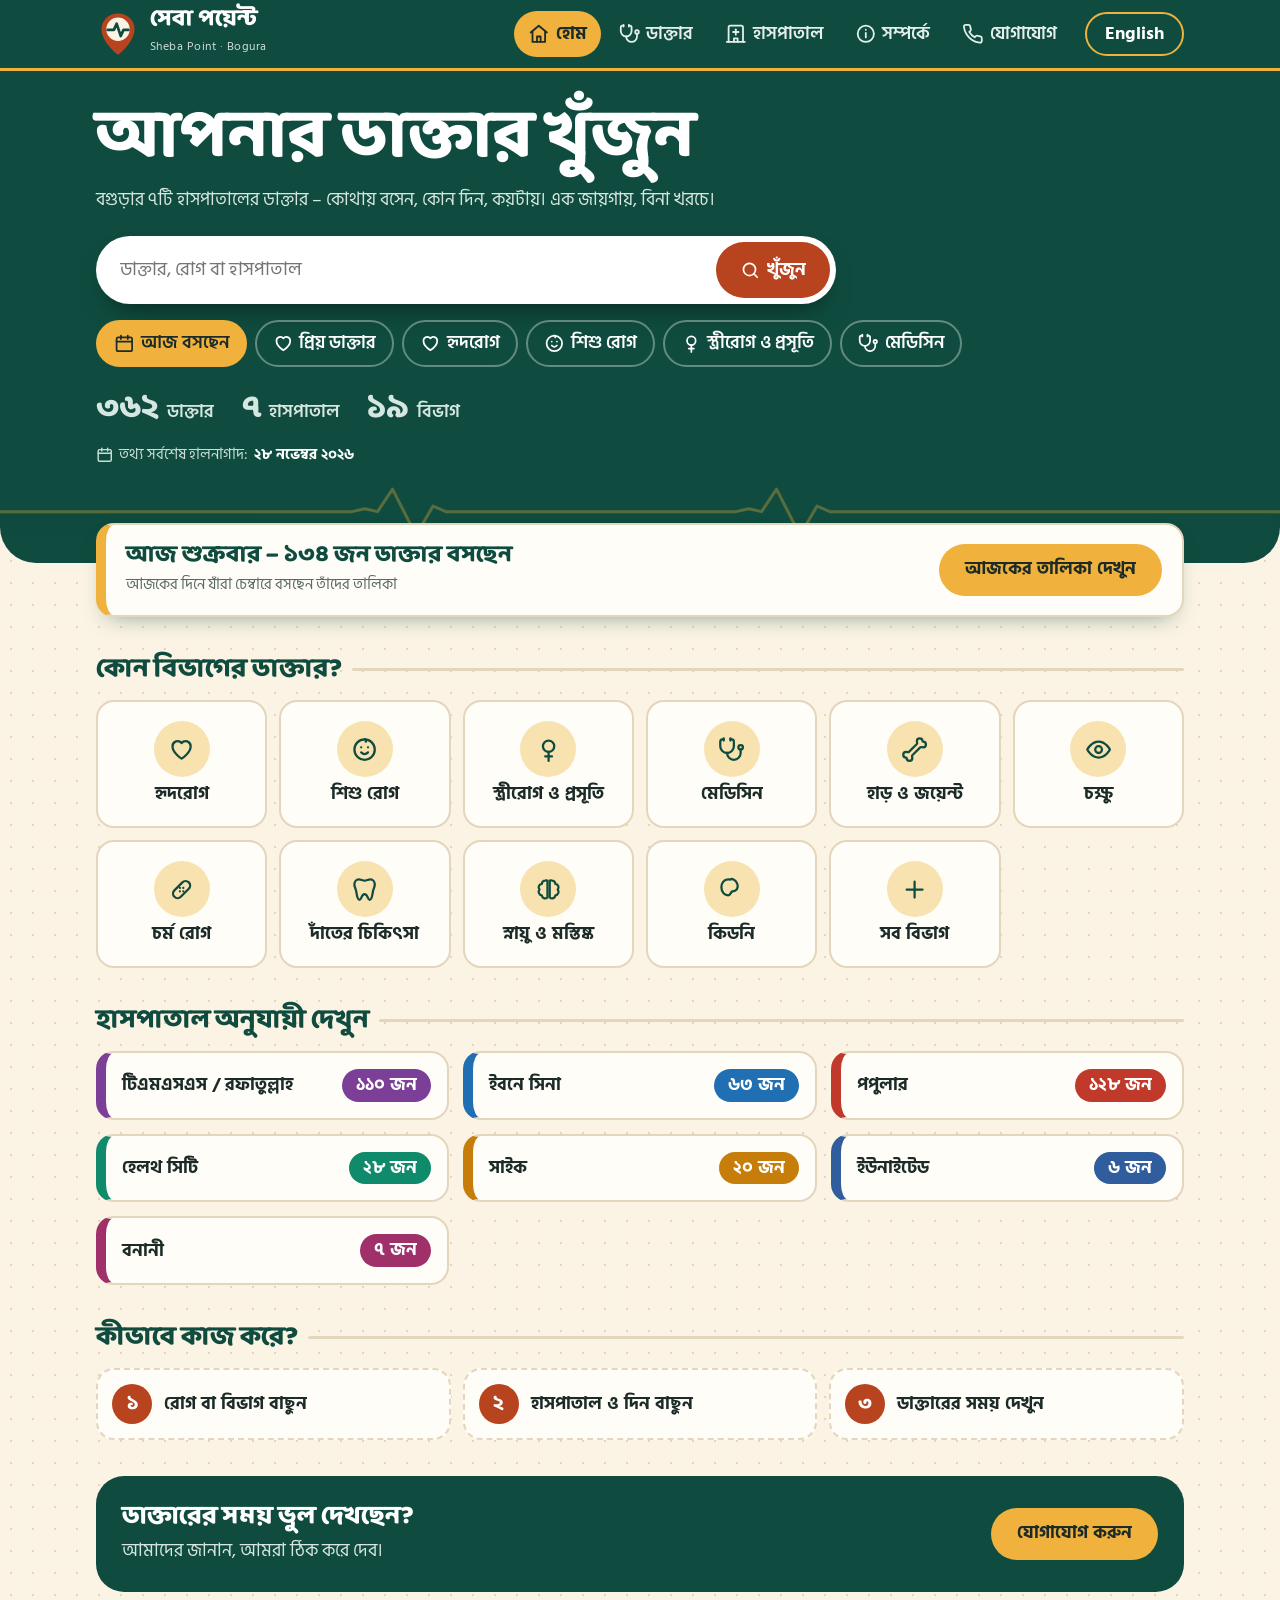
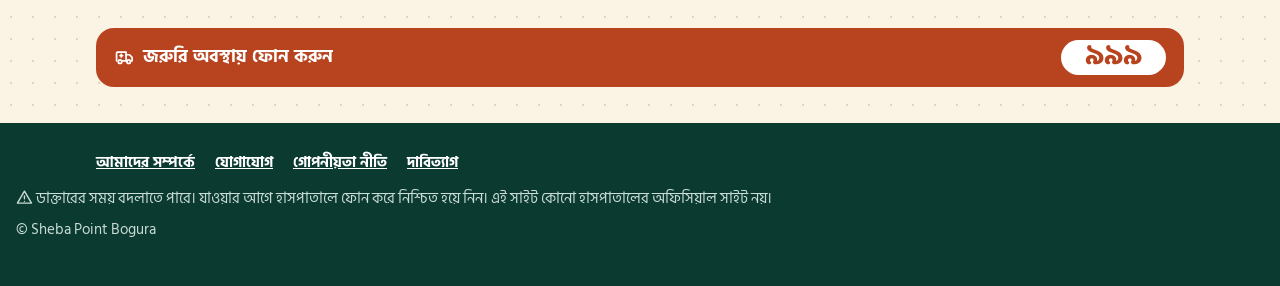
<file: docs/index.html>
<!doctype html>
<html lang="bn">
<head>
<meta charset="utf-8">
<meta http-equiv="Content-Security-Policy" content="default-src 'none'; script-src 'self'; style-src 'self'; img-src 'self' data:; connect-src 'self'; font-src 'self'; manifest-src 'self'; base-uri 'none'; form-action 'none'">
<meta name="referrer" content="no-referrer">
<meta name="viewport" content="width=device-width,initial-scale=1">
<title>সেবা পয়েন্ট বগুড়া | Sheba Point Bogura – বগুড়ার ডাক্তারের তালিকা</title>
<meta name="description" content="বগুড়ার ডাক্তার, চেম্বার, বসার দিন ও সময় এক জায়গায়। Find Bogura doctors, hospitals, days and timings.">
<meta name="theme-color" content="#0f4c3f">
<link rel="icon" href="logo.svg" type="image/svg+xml">
<meta name="robots" content="index,follow">
<link rel="canonical" href="https://mlbyarafat.github.io/shebapoint-bogura/">
<meta property="og:type" content="website">
<meta property="og:site_name" content="সেবা পয়েন্ট বগুড়া | Sheba Point Bogura">
<meta property="og:locale" content="bn_BD">
<meta property="og:title" content="সেবা পয়েন্ট বগুড়া | Sheba Point Bogura – বগুড়ার ডাক্তারের তালিকা">
<meta property="og:description" content="বগুড়ার ডাক্তার, চেম্বার, বসার দিন ও সময় এক জায়গায়। Find Bogura doctors, hospitals, days and timings.">
<meta property="og:url" content="https://mlbyarafat.github.io/shebapoint-bogura/">
<meta property="og:image" content="https://mlbyarafat.github.io/shebapoint-bogura/og-image.png">
<meta property="og:image:width" content="1200">
<meta property="og:image:height" content="630">
<meta name="twitter:card" content="summary_large_image">
<meta name="twitter:title" content="সেবা পয়েন্ট বগুড়া | Sheba Point Bogura – বগুড়ার ডাক্তারের তালিকা">
<meta name="twitter:description" content="বগুড়ার ডাক্তার, চেম্বার, বসার দিন ও সময় এক জায়গায়। Find Bogura doctors, hospitals, days and timings.">
<meta name="twitter:image" content="https://mlbyarafat.github.io/shebapoint-bogura/og-image.png">
<link rel="manifest" href="manifest.webmanifest">
<link rel="apple-touch-icon" href="apple-touch-icon.png">
<meta name="mobile-web-app-capable" content="yes">
<meta name="apple-mobile-web-app-capable" content="yes">
<meta name="apple-mobile-web-app-title" content="সেবা পয়েন্ট">
<meta name="apple-mobile-web-app-status-bar-style" content="black-translucent">
<script type="application/ld+json">{"@context":"https://schema.org","@type":"WebSite","name":"সেবা পয়েন্ট বগুড়া","alternateName":"Sheba Point Bogura","url":"https://mlbyarafat.github.io/shebapoint-bogura/","inLanguage":["bn","en"],"description":"বগুড়ার ডাক্তার, চেম্বার, বসার দিন ও সময় এক জায়গায়।"}</script>
<link rel="preload" href="fonts/hind-siliguri-bengali-400-normal.woff2" as="font" type="font/woff2" crossorigin>
<link rel="stylesheet" href="style.css">
<script src="icons.js"></script>
<script src="site.js"></script>
</head>
<body>
<a class="skip" href="#main"><span class="bn">মূল অংশে যান</span><span class="en">Skip to content</span></a>
<header class="top"><div class="bar">
  <a class="brand" href="index.html" aria-label="Sheba Point Bogura"><svg class="logo" viewBox="0 0 64 64" aria-hidden="true"><path class="lg-pin" d="M32 2C18 2 8 12 8 25c0 17 20 35 24 37 4-2 24-20 24-37C56 12 46 2 32 2z"/><circle class="lg-dot" cx="32" cy="25" r="17"/><path class="lg-pulse" d="M17 26h9l4-9 6 18 4-9h7"/></svg><span><b>সেবা পয়েন্ট</b><small>Sheba Point · Bogura</small></span></a>
  <nav class="menu" aria-label="Main menu"><a href="index.html" aria-current="page"><i aria-hidden="true"><span class="ico" data-ic="home"></span></i><span class="bn">হোম</span><span class="en">Home</span></a><a href="doctors.html"><i aria-hidden="true"><span class="ico" data-ic="stethoscope"></span></i><span class="bn">ডাক্তার</span><span class="en">Doctors</span></a><a href="hospitals.html"><i aria-hidden="true"><span class="ico" data-ic="hospital"></span></i><span class="bn">হাসপাতাল</span><span class="en">Hospitals</span></a><a href="about.html"><i aria-hidden="true"><span class="ico" data-ic="info"></span></i><span class="bn">সম্পর্কে</span><span class="en">About</span></a><a href="contact.html"><i aria-hidden="true"><span class="ico" data-ic="phone"></span></i><span class="bn">যোগাযোগ</span><span class="en">Contact</span></a></nav>
  <button id="lang" class="lang" type="button" aria-label="Language">English</button>
</div></header>
<section class="hero-home"><svg class="ecg" viewBox="0 0 1200 96" preserveAspectRatio="none" aria-hidden="true"><path pathLength="1" vector-effect="non-scaling-stroke" d="M0 58H330l12-5 12 5 14-40 22 82 16-52 12 10H690l12-5 12 5 14-40 22 82 16-52 12 10H1200"/></svg><div class="wrap">
  <h1><span class="bn">আপনার ডাক্তার খুঁজুন</span><span class="en">Find your doctor</span></h1>
  <p class="lead"><span class="bn">বগুড়ার ৭টি হাসপাতালের ডাক্তার – কোথায় বসেন, কোন দিন, কয়টায়। এক জায়গায়, বিনা খরচে।</span><span class="en">Doctors of 7 Bogura hospitals – where they sit, which days, what time. All in one place, free.</span></p>
  <div class="hsearch" role="search">
    <label class="sr" for="hq"><span class="bn">ডাক্তার, রোগ বা হাসপাতাল লিখুন</span><span class="en">Type doctor, problem or hospital</span></label>
    <input id="hq" type="search" maxlength="60" autocomplete="off" enterkeyhint="search" placeholder="ডাক্তার, রোগ বা হাসপাতাল">
    <button id="hgo" class="btn" type="button"><span class="ico" data-ic="search"></span> <span class="bn">খুঁজুন</span><span class="en">Search</span></button>
  </div>
  <div class="pills"><a class="hot" href="doctors.html?d=today"><span class="ico" data-ic="calendar"></span> <span class="bn">আজ বসছেন</span><span class="en">Sits today</span></a><a href="doctors.html?fav=1"><span class="ico" data-ic="heart"></span> <span class="bn">প্রিয় ডাক্তার</span><span class="en">Favourites</span></a><a href="doctors.html?c=heart"><span class="ico" data-ic="heart"></span> <span class="bn">হৃদরোগ</span><span class="en">Heart</span></a><a href="doctors.html?c=child"><span class="ico" data-ic="child"></span> <span class="bn">শিশু রোগ</span><span class="en">Child</span></a><a href="doctors.html?c=gyn"><span class="ico" data-ic="gyn"></span> <span class="bn">স্ত্রীরোগ ও প্রসূতি</span><span class="en">Women / Gynae</span></a><a href="doctors.html?c=med"><span class="ico" data-ic="stethoscope"></span> <span class="bn">মেডিসিন</span><span class="en">General Medicine</span></a></div>
  <div id="stats" class="stats"></div>
  <p class="upd"><span class="ico" data-ic="calendar"></span><span class="bn">তথ্য সর্বশেষ হালনাগাদ:</span><span class="en">Data last updated:</span> <b class="upd-date"></b></p>
</div></section>
<div class="wrap"><div class="today"><div class="in">
  <div><b id="todaymsg"><span class="bn">আজ কারা বসছেন?</span><span class="en">Who sits today?</span></b><small><span class="bn">আজকের দিনে যাঁরা চেম্বারে বসছেন তাঁদের তালিকা</span><span class="en">Doctors who are sitting in their chambers today</span></small></div>
  <a class="btn sun" href="doctors.html?d=today"><span class="bn">আজকের তালিকা দেখুন</span><span class="en">See today’s list</span></a>
</div></div></div>
<main class="wrap" id="main">
  <section class="sec"><h2 class="h"><span class="bn">কোন বিভাগের ডাক্তার?</span><span class="en">Which department?</span></h2><div class="qcats"><a href="doctors.html?c=heart"><span class="ic"><span class="ico" data-ic="heart"></span></span><span class="bn">হৃদরোগ</span><span class="en">Heart</span></a><a href="doctors.html?c=child"><span class="ic"><span class="ico" data-ic="child"></span></span><span class="bn">শিশু রোগ</span><span class="en">Child</span></a><a href="doctors.html?c=gyn"><span class="ic"><span class="ico" data-ic="gyn"></span></span><span class="bn">স্ত্রীরোগ ও প্রসূতি</span><span class="en">Women / Gynae</span></a><a href="doctors.html?c=med"><span class="ic"><span class="ico" data-ic="stethoscope"></span></span><span class="bn">মেডিসিন</span><span class="en">General Medicine</span></a><a href="doctors.html?c=bone"><span class="ic"><span class="ico" data-ic="bone"></span></span><span class="bn">হাড় ও জয়েন্ট</span><span class="en">Bone & Joint</span></a><a href="doctors.html?c=eye"><span class="ic"><span class="ico" data-ic="eye"></span></span><span class="bn">চক্ষু</span><span class="en">Eye</span></a><a href="doctors.html?c=skin"><span class="ic"><span class="ico" data-ic="skin"></span></span><span class="bn">চর্ম রোগ</span><span class="en">Skin</span></a><a href="doctors.html?c=dent"><span class="ic"><span class="ico" data-ic="dent"></span></span><span class="bn">দাঁতের চিকিৎসা</span><span class="en">Dental</span></a><a href="doctors.html?c=neuro"><span class="ic"><span class="ico" data-ic="neuro"></span></span><span class="bn">স্নায়ু ও মস্তিষ্ক</span><span class="en">Brain & Nerve</span></a><a href="doctors.html?c=kid"><span class="ic"><span class="ico" data-ic="kid"></span></span><span class="bn">কিডনি</span><span class="en">Kidney</span></a><a href="doctors.html"><span class="ic"><span class="ico" data-ic="plus"></span></span><span class="bn">সব বিভাগ</span><span class="en">All departments</span></a></div></section>
  <section class="sec"><h2 class="h"><span class="bn">হাসপাতাল অনুযায়ী দেখুন</span><span class="en">Browse by hospital</span></h2><div id="hquick" class="hgrid"></div></section>
  <section class="sec" id="installband" hidden><div class="band clay"><div><b><span class="bn">ফোনে অ্যাপের মতো রাখুন</span><span class="en">Keep it on your phone like an app</span></b><p><span class="bn">হোম স্ক্রিনে সেভ করুন, এক ট্যাপে খুলুন। ইন্টারনেট কম থাকলেও তালিকা দেখা যাবে।</span><span class="en">Save it to your home screen and open it in one tap. The list works even on a weak connection.</span></p><p id="iosHint" hidden><span class="bn">iPhone এ: Safari এর Share বাটন চেপে “Add to Home Screen” বাছুন।</span><span class="en">On iPhone: tap Safari’s Share button, then “Add to Home Screen”.</span></p></div><button id="install" class="btn sun" type="button" hidden><span class="ico" data-ic="download"></span> <span class="bn">ফোনে ইনস্টল করুন</span><span class="en">Install on phone</span></button></div></section>
  <section class="sec"><h2 class="h"><span class="bn">কীভাবে কাজ করে?</span><span class="en">How it works</span></h2>
  <ol class="steps"><li><i><span class="bn">১</span><span class="en">1</span></i><span><span class="bn">রোগ বা বিভাগ বাছুন</span><span class="en">Pick a problem / department</span></span></li><li><i><span class="bn">২</span><span class="en">2</span></i><span><span class="bn">হাসপাতাল ও দিন বাছুন</span><span class="en">Pick hospital & day</span></span></li><li><i><span class="bn">৩</span><span class="en">3</span></i><span><span class="bn">ডাক্তারের সময় দেখুন</span><span class="en">See the doctor’s timing</span></span></li></ol></section>
  <section class="sec"><div class="band"><div><b><span class="bn">ডাক্তারের সময় ভুল দেখছেন?</span><span class="en">Seeing a wrong timing?</span></b><p><span class="bn">আমাদের জানান, আমরা ঠিক করে দেব।</span><span class="en">Tell us and we will fix it.</span></p></div><a class="btn sun" href="contact.html"><span class="bn">যোগাযোগ করুন</span><span class="en">Contact us</span></a></div></section>
</main>
<aside class="sos"><b><span class="ico" data-ic="ambulance"></span> <span class="bn">জরুরি অবস্থায় ফোন করুন</span><span class="en">In an emergency call</span></b><a href="tel:999"><span class="bn">৯৯৯</span><span class="en">999</span></a></aside>
<footer>
  <nav class="flinks" aria-label="Footer"><a href="about.html"><span class="bn">আমাদের সম্পর্কে</span><span class="en">About</span></a><a href="contact.html"><span class="bn">যোগাযোগ</span><span class="en">Contact</span></a><a href="privacy.html"><span class="bn">গোপনীয়তা নীতি</span><span class="en">Privacy Policy</span></a><a href="disclaimer.html"><span class="bn">দাবিত্যাগ</span><span class="en">Disclaimer</span></a></nav>
  <p><span class="bn"><span class="ico" data-ic="alert"></span> ডাক্তারের সময় বদলাতে পারে। যাওয়ার আগে হাসপাতালে ফোন করে নিশ্চিত হয়ে নিন। এই সাইট কোনো হাসপাতালের অফিসিয়াল সাইট নয়।</span><span class="en"><span class="ico" data-ic="alert"></span> Doctor schedules can change. Please phone the hospital to confirm before you go. This is not an official hospital website.</span></p>
  <p>© Sheba Point Bogura</p>
</footer>

</body>
</html>
</file>
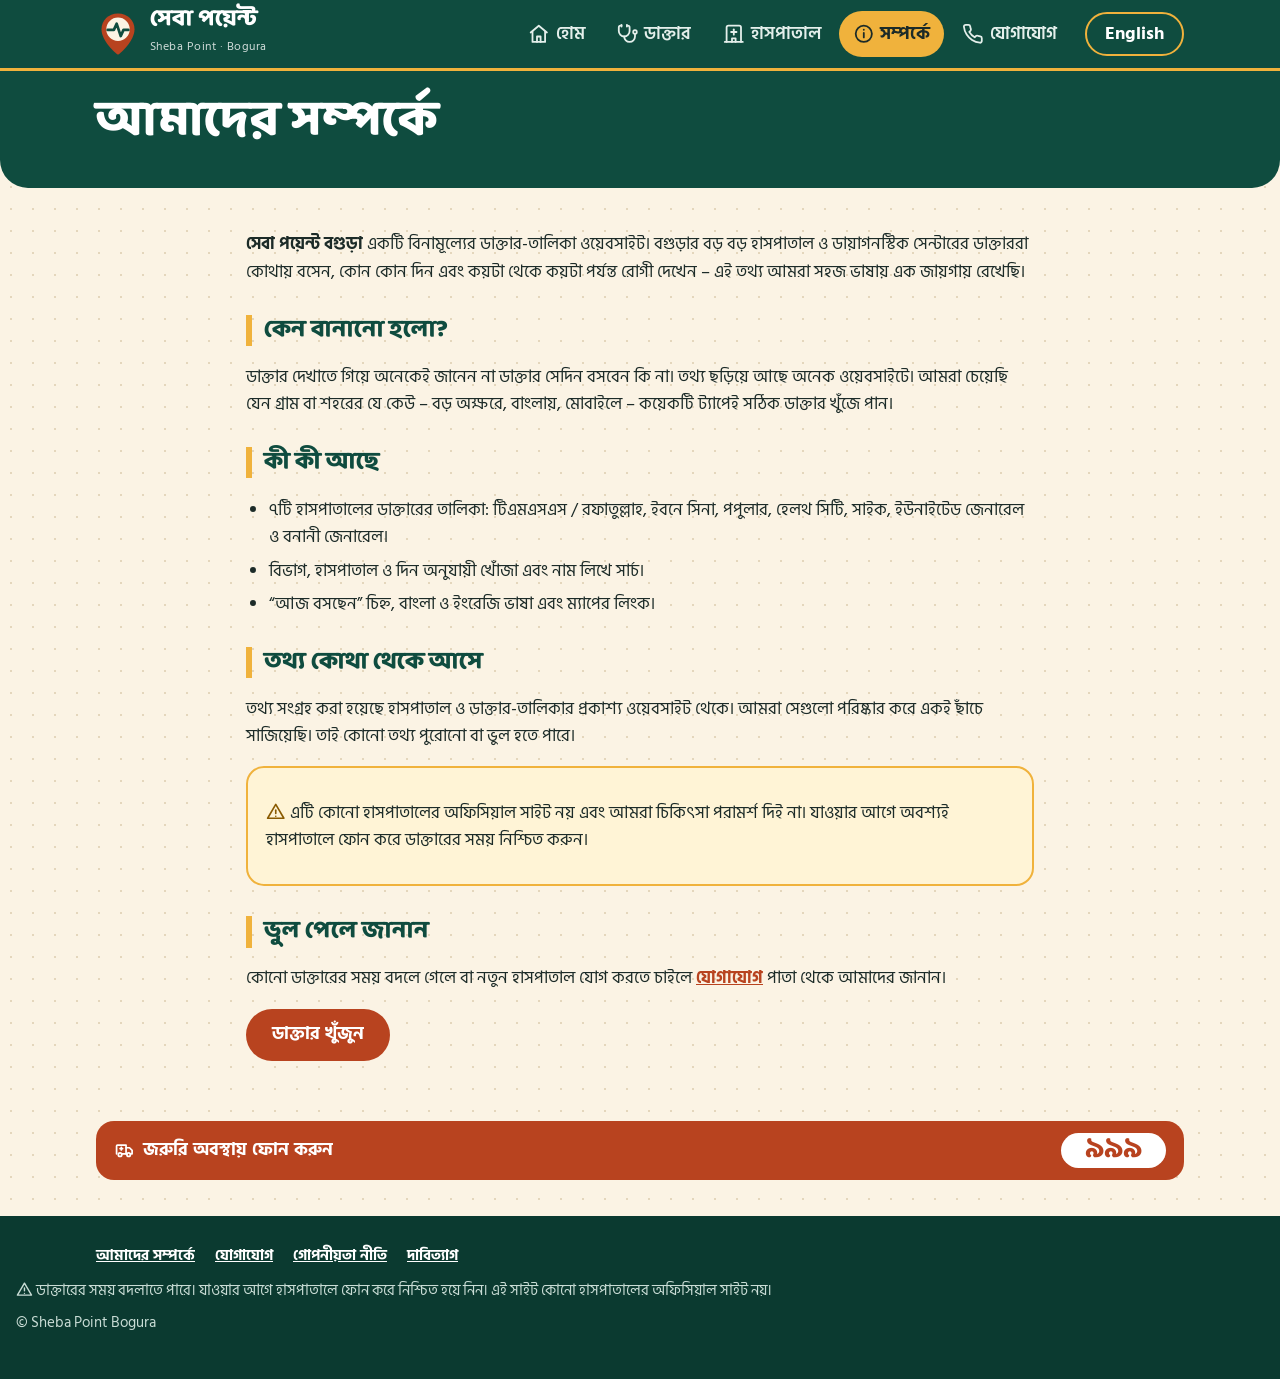
<file: docs/about.html>
<!doctype html>
<html lang="bn">
<head>
<meta charset="utf-8">
<meta http-equiv="Content-Security-Policy" content="default-src 'none'; script-src 'self'; style-src 'self'; img-src 'self' data:; connect-src 'self'; font-src 'self'; manifest-src 'self'; base-uri 'none'; form-action 'none'">
<meta name="referrer" content="no-referrer">
<meta name="viewport" content="width=device-width,initial-scale=1">
<title>আমাদের সম্পর্কে | সেবা পয়েন্ট বগুড়া | Sheba Point Bogura</title>
<meta name="description" content="সেবা পয়েন্ট বগুড়া সম্পর্কে – বগুড়ার ডাক্তারের তালিকা। About Sheba Point Bogura.">
<meta name="theme-color" content="#0f4c3f">
<link rel="icon" href="logo.svg" type="image/svg+xml">
<meta name="robots" content="index,follow">
<link rel="canonical" href="https://mlbyarafat.github.io/shebapoint-bogura/about.html">
<meta property="og:type" content="website">
<meta property="og:site_name" content="সেবা পয়েন্ট বগুড়া | Sheba Point Bogura">
<meta property="og:locale" content="bn_BD">
<meta property="og:title" content="আমাদের সম্পর্কে | সেবা পয়েন্ট বগুড়া | Sheba Point Bogura">
<meta property="og:description" content="সেবা পয়েন্ট বগুড়া সম্পর্কে – বগুড়ার ডাক্তারের তালিকা। About Sheba Point Bogura.">
<meta property="og:url" content="https://mlbyarafat.github.io/shebapoint-bogura/about.html">
<meta property="og:image" content="https://mlbyarafat.github.io/shebapoint-bogura/og-image.png">
<meta property="og:image:width" content="1200">
<meta property="og:image:height" content="630">
<meta name="twitter:card" content="summary_large_image">
<meta name="twitter:title" content="আমাদের সম্পর্কে | সেবা পয়েন্ট বগুড়া | Sheba Point Bogura">
<meta name="twitter:description" content="সেবা পয়েন্ট বগুড়া সম্পর্কে – বগুড়ার ডাক্তারের তালিকা। About Sheba Point Bogura.">
<meta name="twitter:image" content="https://mlbyarafat.github.io/shebapoint-bogura/og-image.png">
<link rel="manifest" href="manifest.webmanifest">
<link rel="apple-touch-icon" href="apple-touch-icon.png">
<meta name="mobile-web-app-capable" content="yes">
<meta name="apple-mobile-web-app-capable" content="yes">
<meta name="apple-mobile-web-app-title" content="সেবা পয়েন্ট">
<meta name="apple-mobile-web-app-status-bar-style" content="black-translucent">
<link rel="preload" href="fonts/hind-siliguri-bengali-400-normal.woff2" as="font" type="font/woff2" crossorigin>
<link rel="stylesheet" href="style.css">
<script src="icons.js"></script>
<script src="site.js"></script>
</head>
<body>
<a class="skip" href="#main"><span class="bn">মূল অংশে যান</span><span class="en">Skip to content</span></a>
<header class="top"><div class="bar">
  <a class="brand" href="index.html" aria-label="Sheba Point Bogura"><svg class="logo" viewBox="0 0 64 64" aria-hidden="true"><path class="lg-pin" d="M32 2C18 2 8 12 8 25c0 17 20 35 24 37 4-2 24-20 24-37C56 12 46 2 32 2z"/><circle class="lg-dot" cx="32" cy="25" r="17"/><path class="lg-pulse" d="M17 26h9l4-9 6 18 4-9h7"/></svg><span><b>সেবা পয়েন্ট</b><small>Sheba Point · Bogura</small></span></a>
  <nav class="menu" aria-label="Main menu"><a href="index.html"><i aria-hidden="true"><span class="ico" data-ic="home"></span></i><span class="bn">হোম</span><span class="en">Home</span></a><a href="doctors.html"><i aria-hidden="true"><span class="ico" data-ic="stethoscope"></span></i><span class="bn">ডাক্তার</span><span class="en">Doctors</span></a><a href="hospitals.html"><i aria-hidden="true"><span class="ico" data-ic="hospital"></span></i><span class="bn">হাসপাতাল</span><span class="en">Hospitals</span></a><a href="about.html" aria-current="page"><i aria-hidden="true"><span class="ico" data-ic="info"></span></i><span class="bn">সম্পর্কে</span><span class="en">About</span></a><a href="contact.html"><i aria-hidden="true"><span class="ico" data-ic="phone"></span></i><span class="bn">যোগাযোগ</span><span class="en">Contact</span></a></nav>
  <button id="lang" class="lang" type="button" aria-label="Language">English</button>
</div></header>
<section class="phead"><div class="wrap"><h1><span class="bn">আমাদের সম্পর্কে</span><span class="en">About us</span></h1></div></section>
<article class="page" id="main">
<p><span class="bn"><b>সেবা পয়েন্ট বগুড়া</b> একটি বিনামূল্যের ডাক্তার-তালিকা ওয়েবসাইট। বগুড়ার বড় বড় হাসপাতাল ও ডায়াগনস্টিক সেন্টারের ডাক্তাররা কোথায় বসেন, কোন কোন দিন এবং কয়টা থেকে কয়টা পর্যন্ত রোগী দেখেন – এই তথ্য আমরা সহজ ভাষায় এক জায়গায় রেখেছি।</span><span class="en"><b>Sheba Point Bogura</b> is a free doctor-directory website. We keep in one place, in plain language, where doctors of Bogura’s major hospitals and diagnostic centres sit, on which days, and from what time to what time.</span></p>
<h2><span class="bn">কেন বানানো হলো?</span><span class="en">Why we built it</span></h2>
<p><span class="bn">ডাক্তার দেখাতে গিয়ে অনেকেই জানেন না ডাক্তার সেদিন বসবেন কি না। তথ্য ছড়িয়ে আছে অনেক ওয়েবসাইটে। আমরা চেয়েছি যেন গ্রাম বা শহরের যে কেউ – বড় অক্ষরে, বাংলায়, মোবাইলে – কয়েকটি ট্যাপেই সঠিক ডাক্তার খুঁজে পান।</span><span class="en">Many people do not know whether a doctor will be available on a given day, and the details are scattered over many websites. We want anyone – in a village or in the city – to find the right doctor in a few taps, in big clear Bangla text, on a phone.</span></p>
<h2><span class="bn">কী কী আছে</span><span class="en">What you will find</span></h2>
<ul>
<li><span class="bn">৭টি হাসপাতালের ডাক্তারের তালিকা: টিএমএসএস / রফাতুল্লাহ, ইবনে সিনা, পপুলার, হেলথ সিটি, সাইক, ইউনাইটেড জেনারেল ও বনানী জেনারেল।</span><span class="en">Doctors of 7 hospitals: TMSS / Rafatullah, Ibn Sina, Popular, Health City, SAIC, United General and Banani General.</span></li>
<li><span class="bn">বিভাগ, হাসপাতাল ও দিন অনুযায়ী খোঁজা এবং নাম লিখে সার্চ।</span><span class="en">Filter by department, hospital and day, or search by name.</span></li>
<li><span class="bn">“আজ বসছেন” চিহ্ন, বাংলা ও ইংরেজি ভাষা এবং ম্যাপের লিংক।</span><span class="en">A “sits today” tag, Bangla and English languages, and map links.</span></li>
</ul>
<h2><span class="bn">তথ্য কোথা থেকে আসে</span><span class="en">Where the information comes from</span></h2>
<p><span class="bn">তথ্য সংগ্রহ করা হয়েছে হাসপাতাল ও ডাক্তার-তালিকার প্রকাশ্য ওয়েবসাইট থেকে। আমরা সেগুলো পরিষ্কার করে একই ছাঁচে সাজিয়েছি। তাই কোনো তথ্য পুরোনো বা ভুল হতে পারে।</span><span class="en">The data is collected from the public websites of hospitals and doctor-listing sites. We clean it and put it into one format, so some details may be outdated or wrong.</span></p>
<div class="box warn"><p><span class="bn"><span class="ico" data-ic="alert"></span> এটি কোনো হাসপাতালের অফিসিয়াল সাইট নয় এবং আমরা চিকিৎসা পরামর্শ দিই না। যাওয়ার আগে অবশ্যই হাসপাতালে ফোন করে ডাক্তারের সময় নিশ্চিত করুন।</span><span class="en"><span class="ico" data-ic="alert"></span> This is not an official hospital website and we do not give medical advice. Always phone the hospital to confirm the doctor’s timing before you go.</span></p></div>
<h2><span class="bn">ভুল পেলে জানান</span><span class="en">Found a mistake?</span></h2>
<p><span class="bn">কোনো ডাক্তারের সময় বদলে গেলে বা নতুন হাসপাতাল যোগ করতে চাইলে <a href="contact.html">যোগাযোগ</a> পাতা থেকে আমাদের জানান।</span><span class="en">If a doctor’s timing has changed or you want a hospital added, tell us through the <a href="contact.html">Contact</a> page.</span></p>
<div class="cta"><a class="btn" href="doctors.html"><span class="bn">ডাক্তার খুঁজুন</span><span class="en">Find a doctor</span></a></div>
</article>
<aside class="sos"><b><span class="ico" data-ic="ambulance"></span> <span class="bn">জরুরি অবস্থায় ফোন করুন</span><span class="en">In an emergency call</span></b><a href="tel:999"><span class="bn">৯৯৯</span><span class="en">999</span></a></aside>
<footer>
  <nav class="flinks" aria-label="Footer"><a href="about.html"><span class="bn">আমাদের সম্পর্কে</span><span class="en">About</span></a><a href="contact.html"><span class="bn">যোগাযোগ</span><span class="en">Contact</span></a><a href="privacy.html"><span class="bn">গোপনীয়তা নীতি</span><span class="en">Privacy Policy</span></a><a href="disclaimer.html"><span class="bn">দাবিত্যাগ</span><span class="en">Disclaimer</span></a></nav>
  <p><span class="bn"><span class="ico" data-ic="alert"></span> ডাক্তারের সময় বদলাতে পারে। যাওয়ার আগে হাসপাতালে ফোন করে নিশ্চিত হয়ে নিন। এই সাইট কোনো হাসপাতালের অফিসিয়াল সাইট নয়।</span><span class="en"><span class="ico" data-ic="alert"></span> Doctor schedules can change. Please phone the hospital to confirm before you go. This is not an official hospital website.</span></p>
  <p>© Sheba Point Bogura</p>
</footer>

</body>
</html>
</file>
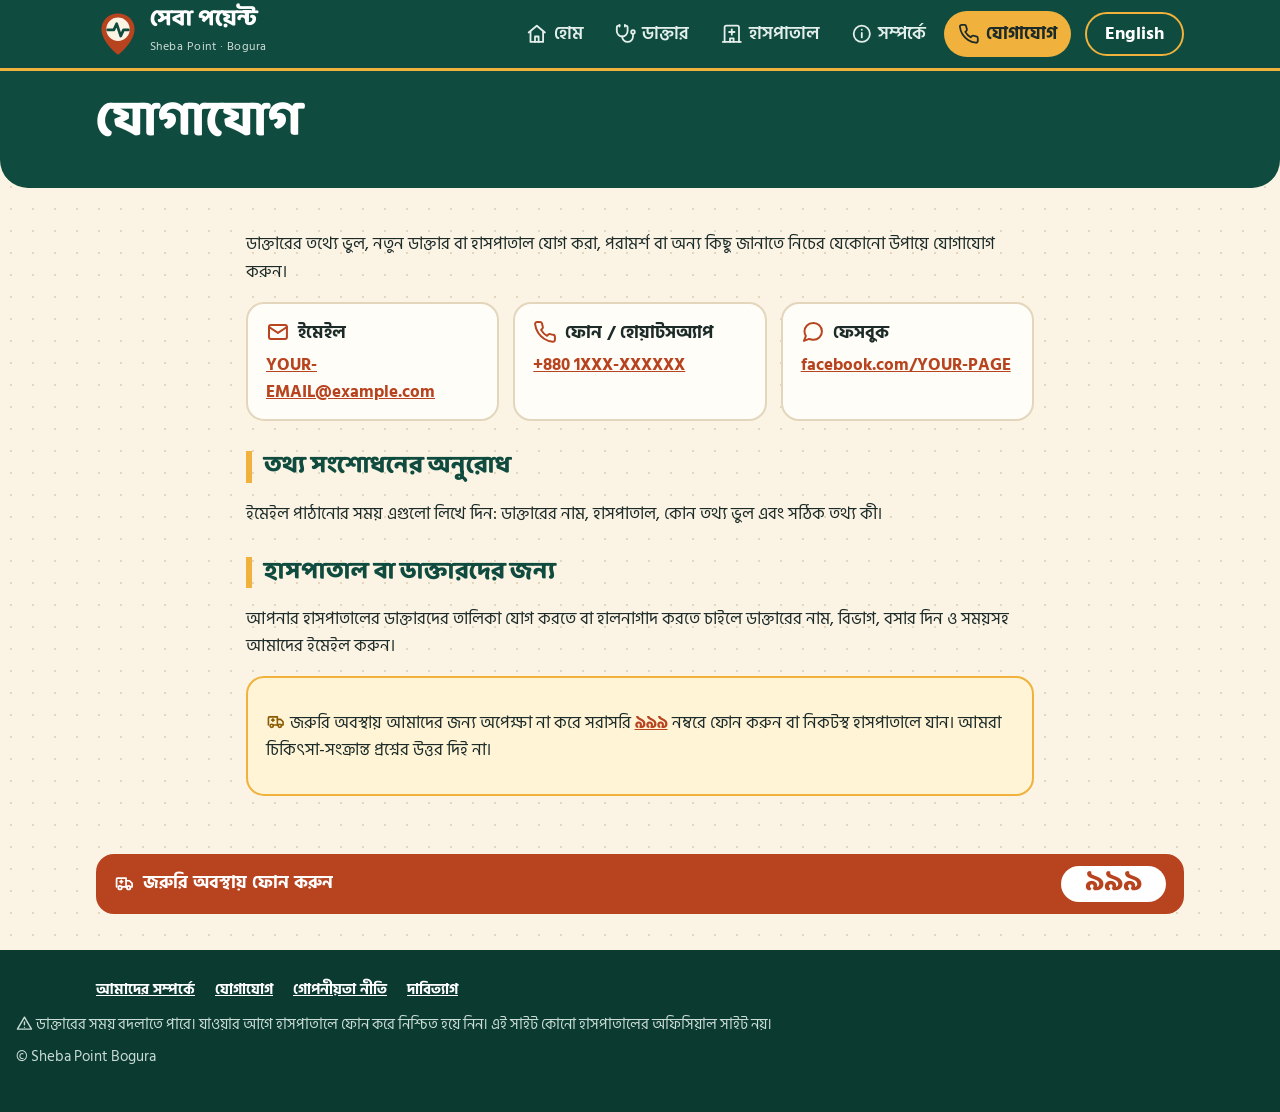
<file: docs/contact.html>
<!doctype html>
<html lang="bn">
<head>
<meta charset="utf-8">
<meta http-equiv="Content-Security-Policy" content="default-src 'none'; script-src 'self'; style-src 'self'; img-src 'self' data:; connect-src 'self'; font-src 'self'; manifest-src 'self'; base-uri 'none'; form-action 'none'">
<meta name="referrer" content="no-referrer">
<meta name="viewport" content="width=device-width,initial-scale=1">
<title>যোগাযোগ | সেবা পয়েন্ট বগুড়া | Sheba Point Bogura</title>
<meta name="description" content="সেবা পয়েন্ট বগুড়ার সাথে যোগাযোগ করুন। Contact Sheba Point Bogura.">
<meta name="theme-color" content="#0f4c3f">
<link rel="icon" href="logo.svg" type="image/svg+xml">
<meta name="robots" content="index,follow">
<link rel="canonical" href="https://mlbyarafat.github.io/shebapoint-bogura/contact.html">
<meta property="og:type" content="website">
<meta property="og:site_name" content="সেবা পয়েন্ট বগুড়া | Sheba Point Bogura">
<meta property="og:locale" content="bn_BD">
<meta property="og:title" content="যোগাযোগ | সেবা পয়েন্ট বগুড়া | Sheba Point Bogura">
<meta property="og:description" content="সেবা পয়েন্ট বগুড়ার সাথে যোগাযোগ করুন। Contact Sheba Point Bogura.">
<meta property="og:url" content="https://mlbyarafat.github.io/shebapoint-bogura/contact.html">
<meta property="og:image" content="https://mlbyarafat.github.io/shebapoint-bogura/og-image.png">
<meta property="og:image:width" content="1200">
<meta property="og:image:height" content="630">
<meta name="twitter:card" content="summary_large_image">
<meta name="twitter:title" content="যোগাযোগ | সেবা পয়েন্ট বগুড়া | Sheba Point Bogura">
<meta name="twitter:description" content="সেবা পয়েন্ট বগুড়ার সাথে যোগাযোগ করুন। Contact Sheba Point Bogura.">
<meta name="twitter:image" content="https://mlbyarafat.github.io/shebapoint-bogura/og-image.png">
<link rel="manifest" href="manifest.webmanifest">
<link rel="apple-touch-icon" href="apple-touch-icon.png">
<meta name="mobile-web-app-capable" content="yes">
<meta name="apple-mobile-web-app-capable" content="yes">
<meta name="apple-mobile-web-app-title" content="সেবা পয়েন্ট">
<meta name="apple-mobile-web-app-status-bar-style" content="black-translucent">
<link rel="preload" href="fonts/hind-siliguri-bengali-400-normal.woff2" as="font" type="font/woff2" crossorigin>
<link rel="stylesheet" href="style.css">
<script src="icons.js"></script>
<script src="site.js"></script>
</head>
<body>
<a class="skip" href="#main"><span class="bn">মূল অংশে যান</span><span class="en">Skip to content</span></a>
<header class="top"><div class="bar">
  <a class="brand" href="index.html" aria-label="Sheba Point Bogura"><svg class="logo" viewBox="0 0 64 64" aria-hidden="true"><path class="lg-pin" d="M32 2C18 2 8 12 8 25c0 17 20 35 24 37 4-2 24-20 24-37C56 12 46 2 32 2z"/><circle class="lg-dot" cx="32" cy="25" r="17"/><path class="lg-pulse" d="M17 26h9l4-9 6 18 4-9h7"/></svg><span><b>সেবা পয়েন্ট</b><small>Sheba Point · Bogura</small></span></a>
  <nav class="menu" aria-label="Main menu"><a href="index.html"><i aria-hidden="true"><span class="ico" data-ic="home"></span></i><span class="bn">হোম</span><span class="en">Home</span></a><a href="doctors.html"><i aria-hidden="true"><span class="ico" data-ic="stethoscope"></span></i><span class="bn">ডাক্তার</span><span class="en">Doctors</span></a><a href="hospitals.html"><i aria-hidden="true"><span class="ico" data-ic="hospital"></span></i><span class="bn">হাসপাতাল</span><span class="en">Hospitals</span></a><a href="about.html"><i aria-hidden="true"><span class="ico" data-ic="info"></span></i><span class="bn">সম্পর্কে</span><span class="en">About</span></a><a href="contact.html" aria-current="page"><i aria-hidden="true"><span class="ico" data-ic="phone"></span></i><span class="bn">যোগাযোগ</span><span class="en">Contact</span></a></nav>
  <button id="lang" class="lang" type="button" aria-label="Language">English</button>
</div></header>
<section class="phead"><div class="wrap"><h1><span class="bn">যোগাযোগ</span><span class="en">Contact us</span></h1></div></section>
<article class="page" id="main">
<p><span class="bn">ডাক্তারের তথ্যে ভুল, নতুন ডাক্তার বা হাসপাতাল যোগ করা, পরামর্শ বা অন্য কিছু জানাতে নিচের যেকোনো উপায়ে যোগাযোগ করুন।</span><span class="en">To report a mistake, add a doctor or hospital, give a suggestion or ask anything else, contact us in any way below.</span></p>
<div class="cgrid">
<!-- ===== EDIT BELOW: replace the example email / phone / Facebook link with your real ones ===== -->
<div class="box"><h3><span class="ico" data-ic="mail"></span> <span class="bn">ইমেইল</span><span class="en">Email</span></h3><p><a href="mailto:YOUR-EMAIL@example.com">YOUR-EMAIL@example.com</a></p></div>
<div class="box"><h3><span class="ico" data-ic="phone"></span> <span class="bn">ফোন / হোয়াটসঅ্যাপ</span><span class="en">Phone / WhatsApp</span></h3><p><a href="tel:+8801XXXXXXXXX">+880 1XXX-XXXXXX</a></p></div>
<div class="box"><h3><span class="ico" data-ic="message"></span> <span class="bn">ফেসবুক</span><span class="en">Facebook</span></h3><p><a href="https://www.facebook.com/YOUR-PAGE" target="_blank" rel="noopener noreferrer">facebook.com/YOUR-PAGE</a></p></div>
<!-- ===== END EDIT ===== -->
</div>
<h2><span class="bn">তথ্য সংশোধনের অনুরোধ</span><span class="en">Request a correction</span></h2>
<p><span class="bn">ইমেইল পাঠানোর সময় এগুলো লিখে দিন: ডাক্তারের নাম, হাসপাতাল, কোন তথ্য ভুল এবং সঠিক তথ্য কী।</span><span class="en">When you email, please include: the doctor’s name, the hospital, what is wrong and what the correct information is.</span></p>
<h2><span class="bn">হাসপাতাল বা ডাক্তারদের জন্য</span><span class="en">For hospitals and doctors</span></h2>
<p><span class="bn">আপনার হাসপাতালের ডাক্তারদের তালিকা যোগ করতে বা হালনাগাদ করতে চাইলে ডাক্তারের নাম, বিভাগ, বসার দিন ও সময়সহ আমাদের ইমেইল করুন।</span><span class="en">To add or update your hospital’s doctors, email us the doctor’s name, department, sitting days and timings.</span></p>
<div class="box warn"><p><span class="bn"><span class="ico" data-ic="ambulance"></span> জরুরি অবস্থায় আমাদের জন্য অপেক্ষা না করে সরাসরি <a href="tel:999">৯৯৯</a> নম্বরে ফোন করুন বা নিকটস্থ হাসপাতালে যান। আমরা চিকিৎসা-সংক্রান্ত প্রশ্নের উত্তর দিই না।</span><span class="en"><span class="ico" data-ic="ambulance"></span> In an emergency do not wait for us – call <a href="tel:999">999</a> or go to the nearest hospital. We cannot answer medical questions.</span></p></div>
</article>
<aside class="sos"><b><span class="ico" data-ic="ambulance"></span> <span class="bn">জরুরি অবস্থায় ফোন করুন</span><span class="en">In an emergency call</span></b><a href="tel:999"><span class="bn">৯৯৯</span><span class="en">999</span></a></aside>
<footer>
  <nav class="flinks" aria-label="Footer"><a href="about.html"><span class="bn">আমাদের সম্পর্কে</span><span class="en">About</span></a><a href="contact.html"><span class="bn">যোগাযোগ</span><span class="en">Contact</span></a><a href="privacy.html"><span class="bn">গোপনীয়তা নীতি</span><span class="en">Privacy Policy</span></a><a href="disclaimer.html"><span class="bn">দাবিত্যাগ</span><span class="en">Disclaimer</span></a></nav>
  <p><span class="bn"><span class="ico" data-ic="alert"></span> ডাক্তারের সময় বদলাতে পারে। যাওয়ার আগে হাসপাতালে ফোন করে নিশ্চিত হয়ে নিন। এই সাইট কোনো হাসপাতালের অফিসিয়াল সাইট নয়।</span><span class="en"><span class="ico" data-ic="alert"></span> Doctor schedules can change. Please phone the hospital to confirm before you go. This is not an official hospital website.</span></p>
  <p>© Sheba Point Bogura</p>
</footer>

</body>
</html>
</file>
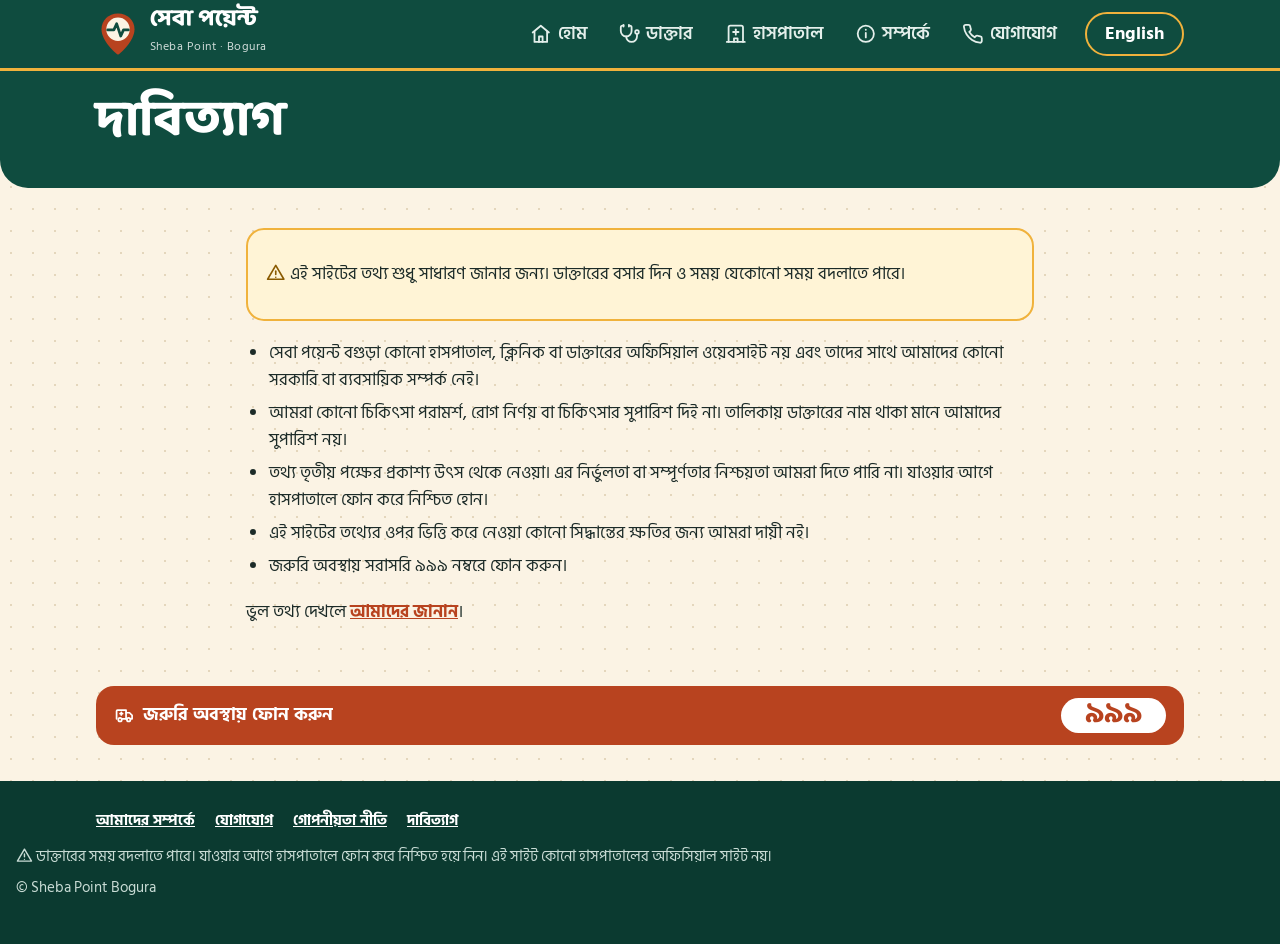
<file: docs/disclaimer.html>
<!doctype html>
<html lang="bn">
<head>
<meta charset="utf-8">
<meta http-equiv="Content-Security-Policy" content="default-src 'none'; script-src 'self'; style-src 'self'; img-src 'self' data:; connect-src 'self'; font-src 'self'; manifest-src 'self'; base-uri 'none'; form-action 'none'">
<meta name="referrer" content="no-referrer">
<meta name="viewport" content="width=device-width,initial-scale=1">
<title>দাবিত্যাগ | সেবা পয়েন্ট বগুড়া | Sheba Point Bogura</title>
<meta name="description" content="সেবা পয়েন্ট বগুড়ার দাবিত্যাগ। Disclaimer of Sheba Point Bogura.">
<meta name="theme-color" content="#0f4c3f">
<link rel="icon" href="logo.svg" type="image/svg+xml">
<meta name="robots" content="index,follow">
<link rel="canonical" href="https://mlbyarafat.github.io/shebapoint-bogura/disclaimer.html">
<meta property="og:type" content="website">
<meta property="og:site_name" content="সেবা পয়েন্ট বগুড়া | Sheba Point Bogura">
<meta property="og:locale" content="bn_BD">
<meta property="og:title" content="দাবিত্যাগ | সেবা পয়েন্ট বগুড়া | Sheba Point Bogura">
<meta property="og:description" content="সেবা পয়েন্ট বগুড়ার দাবিত্যাগ। Disclaimer of Sheba Point Bogura.">
<meta property="og:url" content="https://mlbyarafat.github.io/shebapoint-bogura/disclaimer.html">
<meta property="og:image" content="https://mlbyarafat.github.io/shebapoint-bogura/og-image.png">
<meta property="og:image:width" content="1200">
<meta property="og:image:height" content="630">
<meta name="twitter:card" content="summary_large_image">
<meta name="twitter:title" content="দাবিত্যাগ | সেবা পয়েন্ট বগুড়া | Sheba Point Bogura">
<meta name="twitter:description" content="সেবা পয়েন্ট বগুড়ার দাবিত্যাগ। Disclaimer of Sheba Point Bogura.">
<meta name="twitter:image" content="https://mlbyarafat.github.io/shebapoint-bogura/og-image.png">
<link rel="manifest" href="manifest.webmanifest">
<link rel="apple-touch-icon" href="apple-touch-icon.png">
<meta name="mobile-web-app-capable" content="yes">
<meta name="apple-mobile-web-app-capable" content="yes">
<meta name="apple-mobile-web-app-title" content="সেবা পয়েন্ট">
<meta name="apple-mobile-web-app-status-bar-style" content="black-translucent">
<link rel="preload" href="fonts/hind-siliguri-bengali-400-normal.woff2" as="font" type="font/woff2" crossorigin>
<link rel="stylesheet" href="style.css">
<script src="icons.js"></script>
<script src="site.js"></script>
</head>
<body>
<a class="skip" href="#main"><span class="bn">মূল অংশে যান</span><span class="en">Skip to content</span></a>
<header class="top"><div class="bar">
  <a class="brand" href="index.html" aria-label="Sheba Point Bogura"><svg class="logo" viewBox="0 0 64 64" aria-hidden="true"><path class="lg-pin" d="M32 2C18 2 8 12 8 25c0 17 20 35 24 37 4-2 24-20 24-37C56 12 46 2 32 2z"/><circle class="lg-dot" cx="32" cy="25" r="17"/><path class="lg-pulse" d="M17 26h9l4-9 6 18 4-9h7"/></svg><span><b>সেবা পয়েন্ট</b><small>Sheba Point · Bogura</small></span></a>
  <nav class="menu" aria-label="Main menu"><a href="index.html"><i aria-hidden="true"><span class="ico" data-ic="home"></span></i><span class="bn">হোম</span><span class="en">Home</span></a><a href="doctors.html"><i aria-hidden="true"><span class="ico" data-ic="stethoscope"></span></i><span class="bn">ডাক্তার</span><span class="en">Doctors</span></a><a href="hospitals.html"><i aria-hidden="true"><span class="ico" data-ic="hospital"></span></i><span class="bn">হাসপাতাল</span><span class="en">Hospitals</span></a><a href="about.html"><i aria-hidden="true"><span class="ico" data-ic="info"></span></i><span class="bn">সম্পর্কে</span><span class="en">About</span></a><a href="contact.html"><i aria-hidden="true"><span class="ico" data-ic="phone"></span></i><span class="bn">যোগাযোগ</span><span class="en">Contact</span></a></nav>
  <button id="lang" class="lang" type="button" aria-label="Language">English</button>
</div></header>
<section class="phead"><div class="wrap"><h1><span class="bn">দাবিত্যাগ</span><span class="en">Disclaimer</span></h1></div></section>
<article class="page" id="main">
<div class="box warn"><p><span class="bn"><span class="ico" data-ic="alert"></span> এই সাইটের তথ্য শুধু সাধারণ জানার জন্য। ডাক্তারের বসার দিন ও সময় যেকোনো সময় বদলাতে পারে।</span><span class="en"><span class="ico" data-ic="alert"></span> The information on this site is for general guidance only. A doctor’s days and timings can change at any time.</span></p></div>
<ul>
<li><span class="bn">সেবা পয়েন্ট বগুড়া কোনো হাসপাতাল, ক্লিনিক বা ডাক্তারের অফিসিয়াল ওয়েবসাইট নয় এবং তাদের সাথে আমাদের কোনো সরকারি বা ব্যবসায়িক সম্পর্ক নেই।</span><span class="en">Sheba Point Bogura is not the official website of any hospital, clinic or doctor, and has no official or commercial tie with them.</span></li>
<li><span class="bn">আমরা কোনো চিকিৎসা পরামর্শ, রোগ নির্ণয় বা চিকিৎসার সুপারিশ দিই না। তালিকায় ডাক্তারের নাম থাকা মানে আমাদের সুপারিশ নয়।</span><span class="en">We do not give medical advice, diagnosis or treatment recommendations. A doctor appearing in the list is not our endorsement.</span></li>
<li><span class="bn">তথ্য তৃতীয় পক্ষের প্রকাশ্য উৎস থেকে নেওয়া। এর নির্ভুলতা বা সম্পূর্ণতার নিশ্চয়তা আমরা দিতে পারি না। যাওয়ার আগে হাসপাতালে ফোন করে নিশ্চিত হোন।</span><span class="en">The data comes from public third-party sources. We cannot guarantee it is accurate or complete. Phone the hospital to confirm before you go.</span></li>
<li><span class="bn">এই সাইটের তথ্যের ওপর ভিত্তি করে নেওয়া কোনো সিদ্ধান্তের ক্ষতির জন্য আমরা দায়ী নই।</span><span class="en">We are not liable for any loss caused by decisions made based on this site.</span></li>
<li><span class="bn">জরুরি অবস্থায় সরাসরি ৯৯৯ নম্বরে ফোন করুন।</span><span class="en">In an emergency, call 999 directly.</span></li>
</ul>
<p><span class="bn">ভুল তথ্য দেখলে <a href="contact.html">আমাদের জানান</a>।</span><span class="en">If you see wrong information, <a href="contact.html">let us know</a>.</span></p>
</article>
<aside class="sos"><b><span class="ico" data-ic="ambulance"></span> <span class="bn">জরুরি অবস্থায় ফোন করুন</span><span class="en">In an emergency call</span></b><a href="tel:999"><span class="bn">৯৯৯</span><span class="en">999</span></a></aside>
<footer>
  <nav class="flinks" aria-label="Footer"><a href="about.html"><span class="bn">আমাদের সম্পর্কে</span><span class="en">About</span></a><a href="contact.html"><span class="bn">যোগাযোগ</span><span class="en">Contact</span></a><a href="privacy.html"><span class="bn">গোপনীয়তা নীতি</span><span class="en">Privacy Policy</span></a><a href="disclaimer.html"><span class="bn">দাবিত্যাগ</span><span class="en">Disclaimer</span></a></nav>
  <p><span class="bn"><span class="ico" data-ic="alert"></span> ডাক্তারের সময় বদলাতে পারে। যাওয়ার আগে হাসপাতালে ফোন করে নিশ্চিত হয়ে নিন। এই সাইট কোনো হাসপাতালের অফিসিয়াল সাইট নয়।</span><span class="en"><span class="ico" data-ic="alert"></span> Doctor schedules can change. Please phone the hospital to confirm before you go. This is not an official hospital website.</span></p>
  <p>© Sheba Point Bogura</p>
</footer>

</body>
</html>
</file>
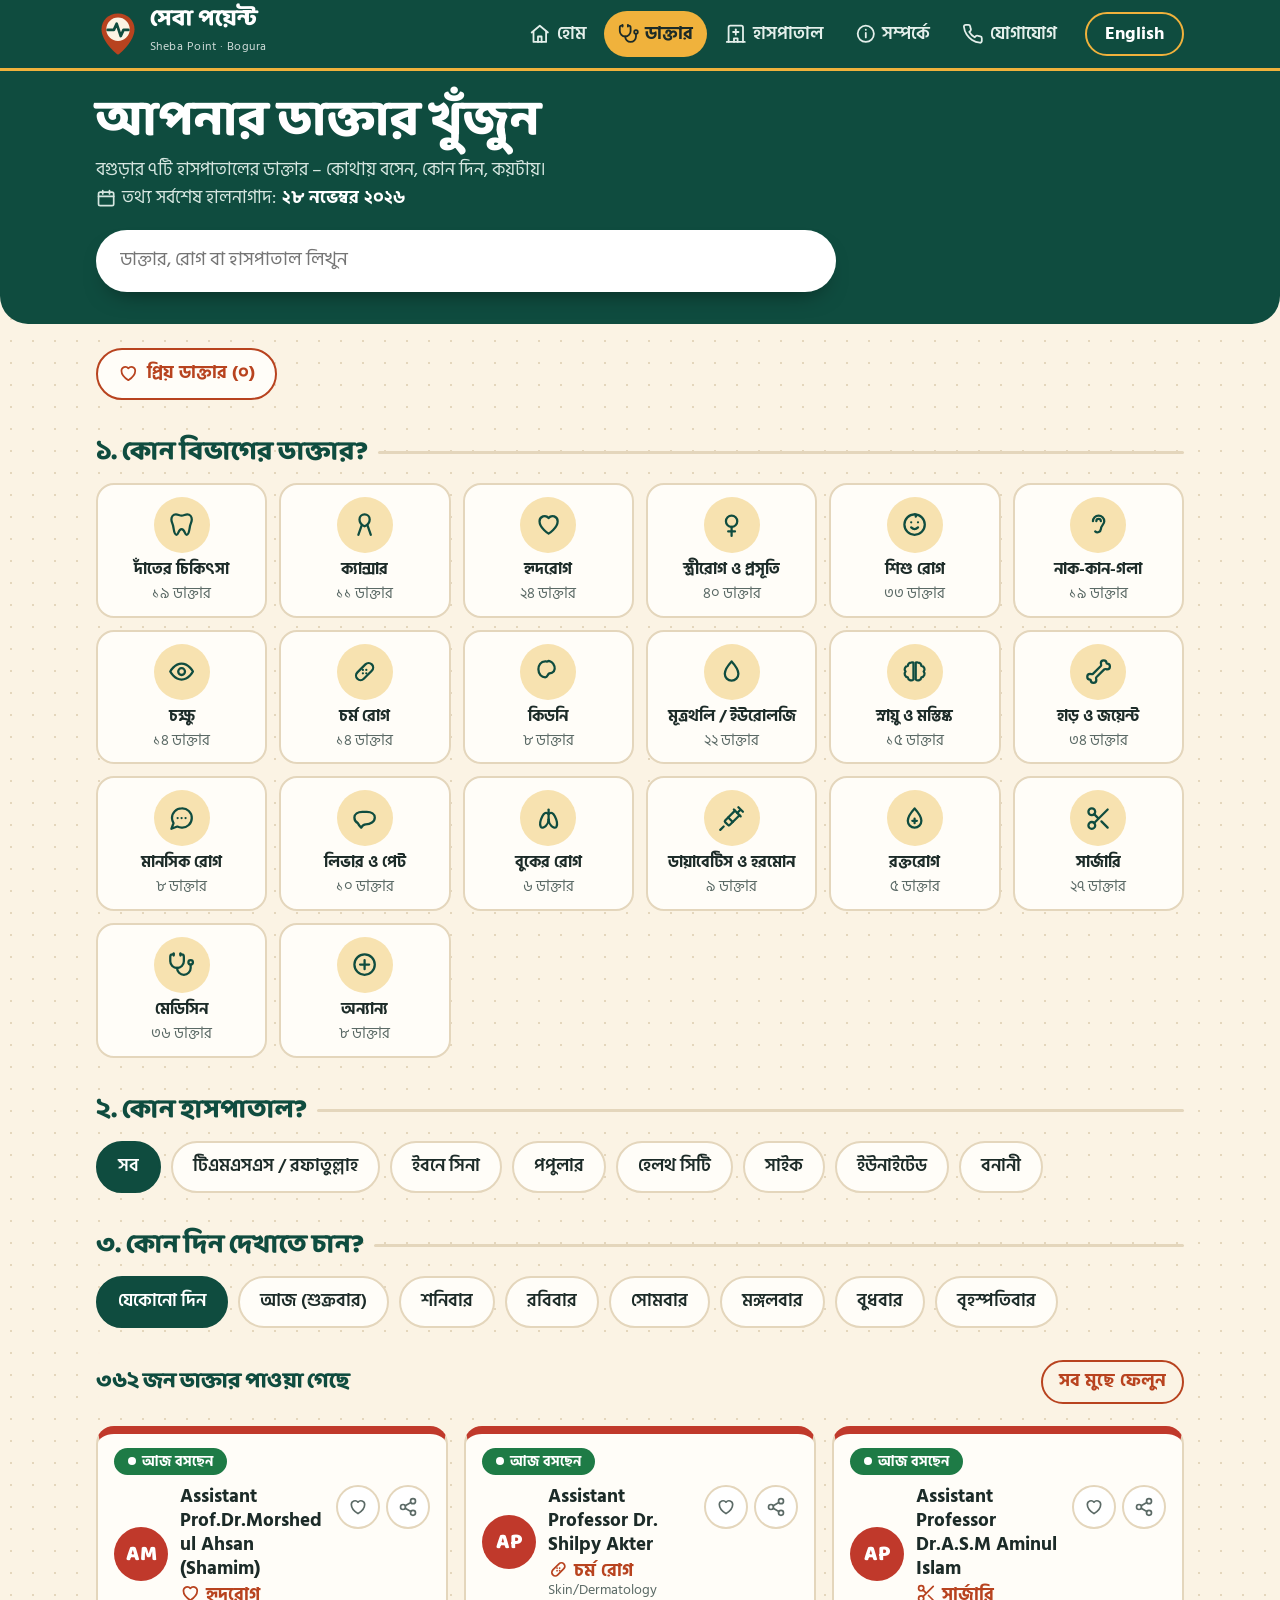
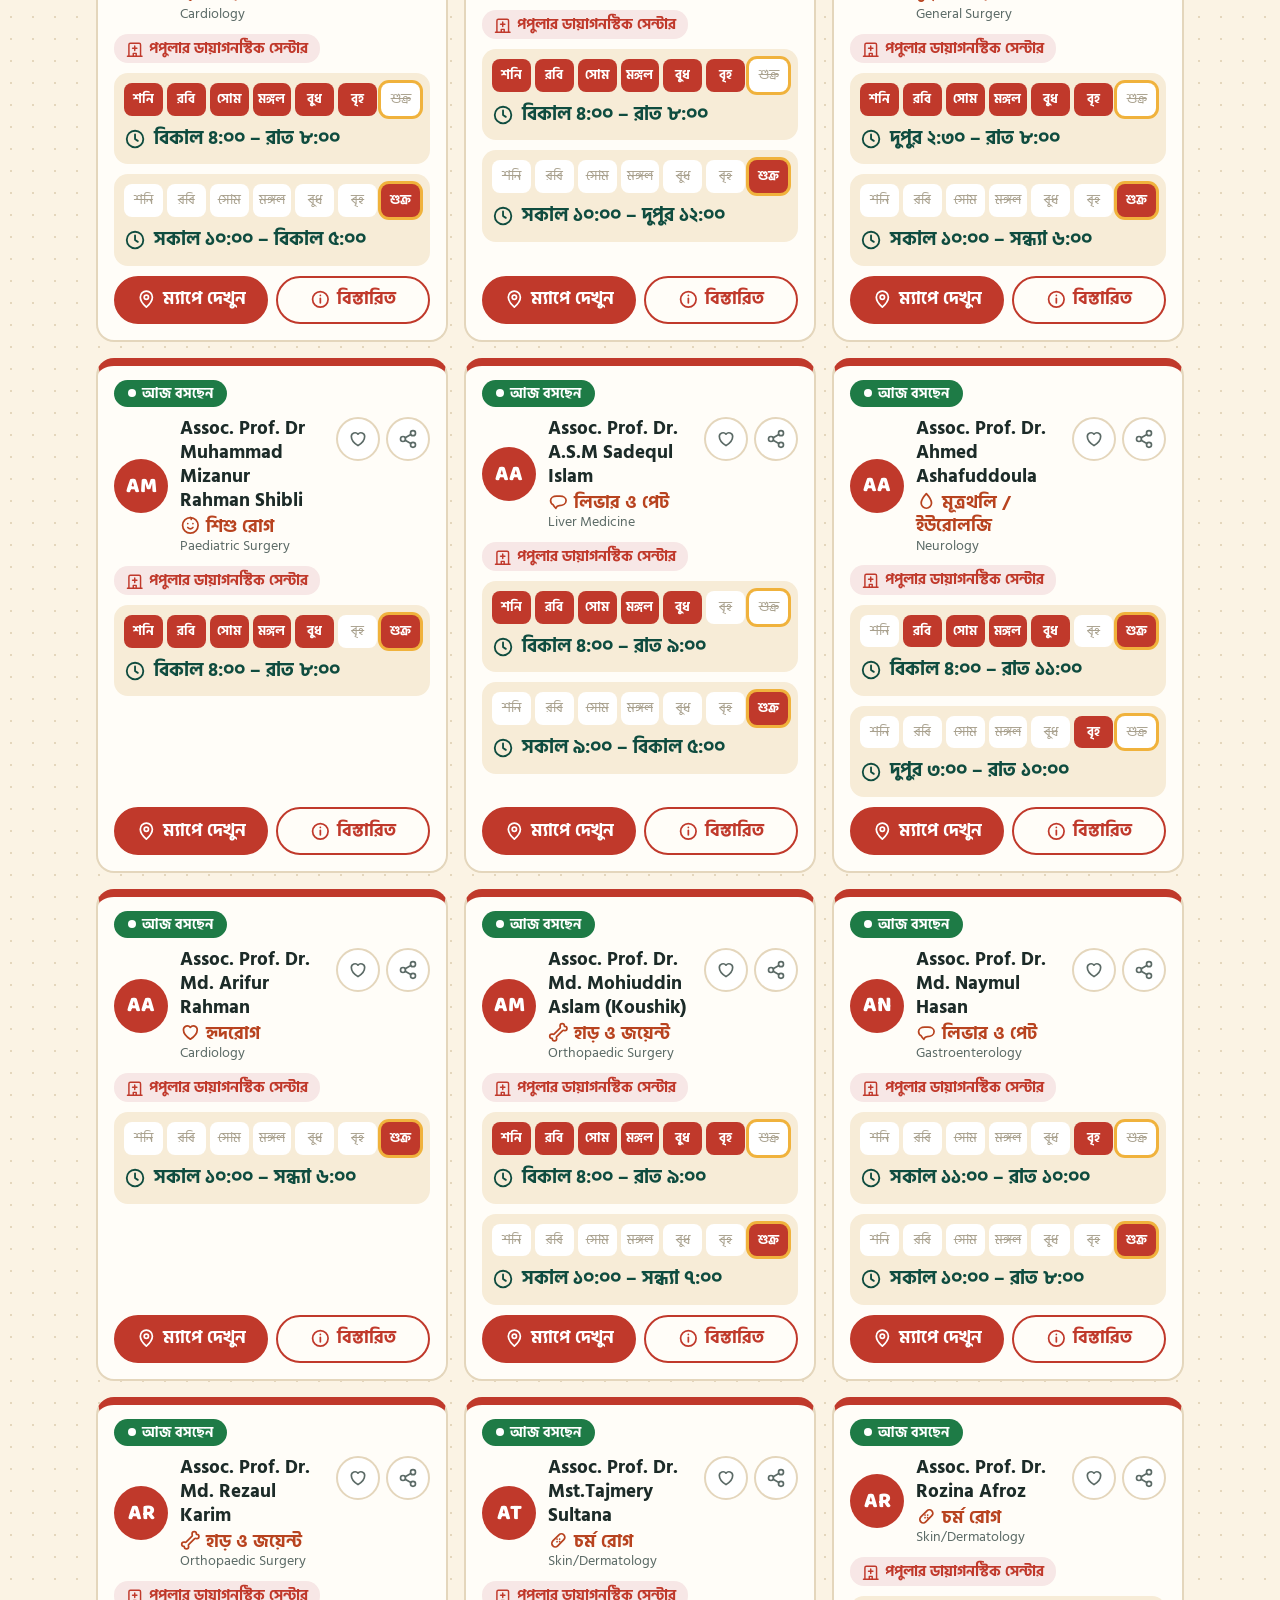
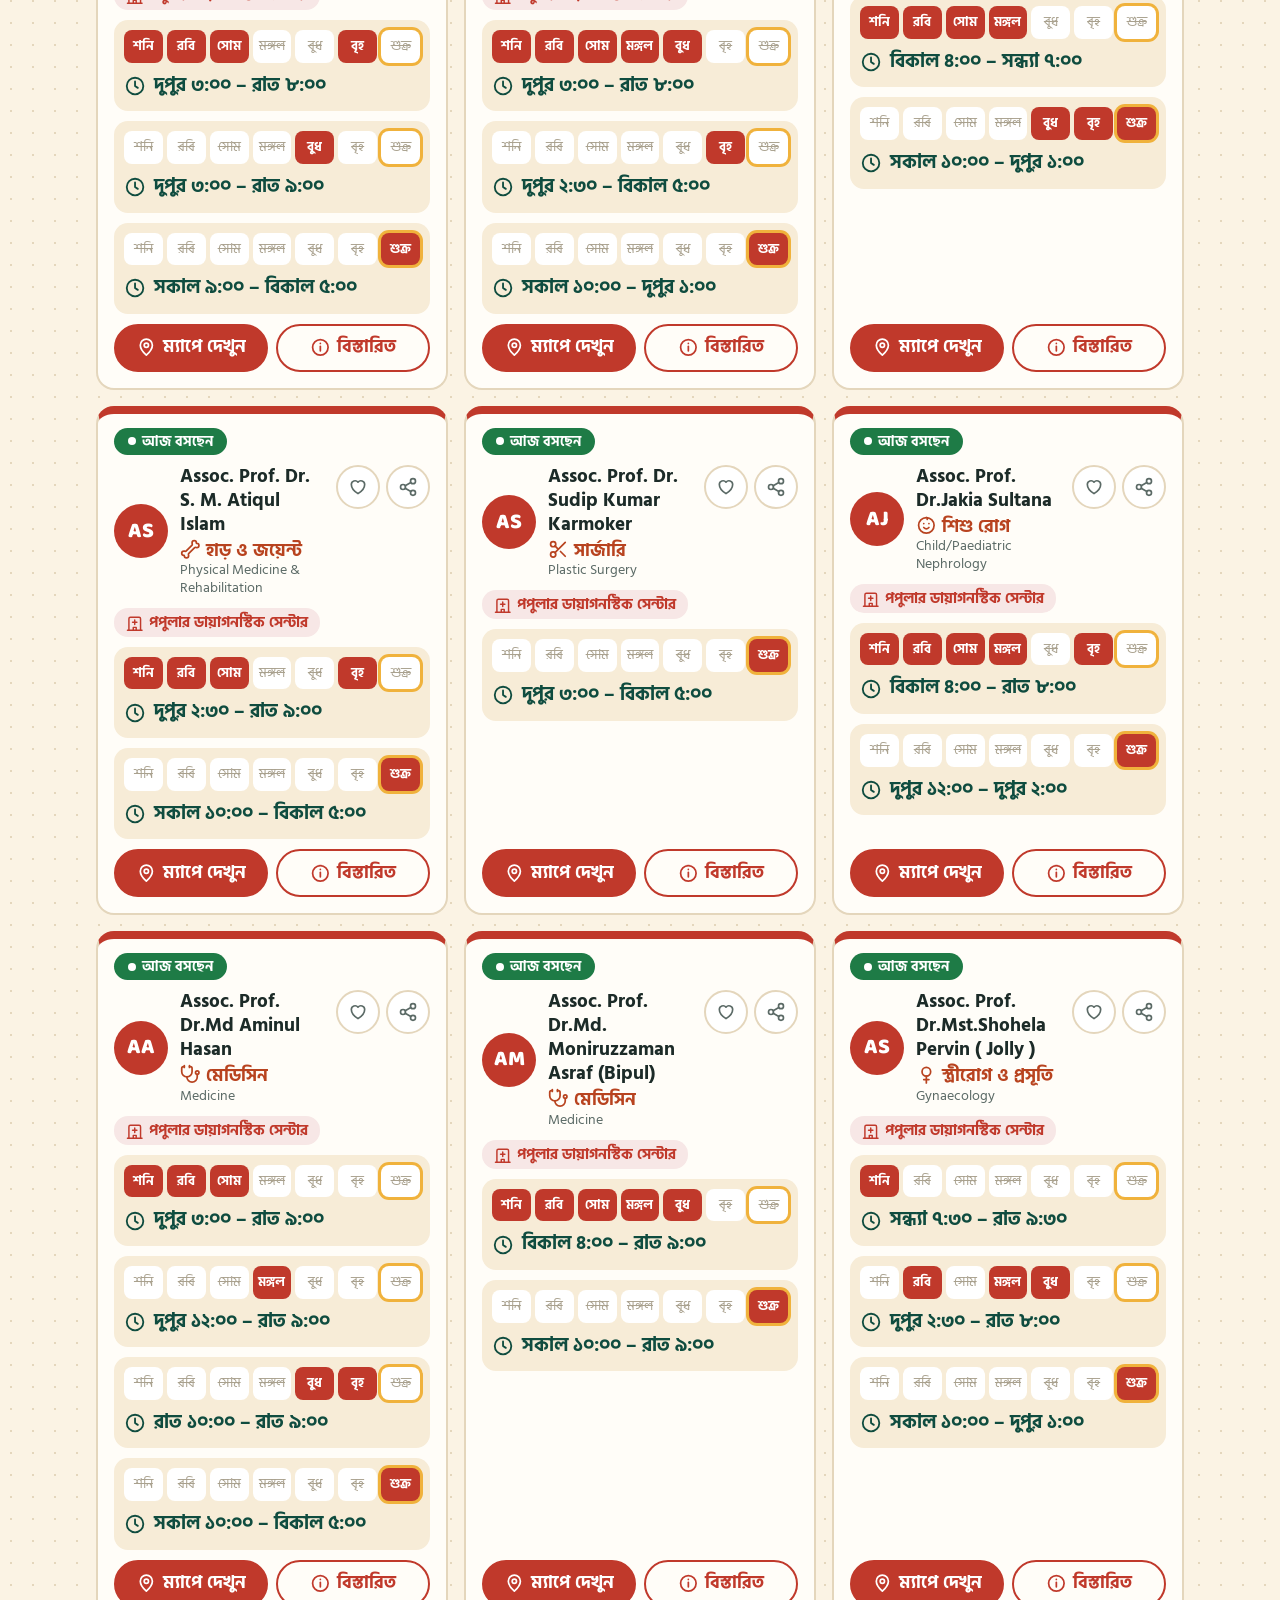
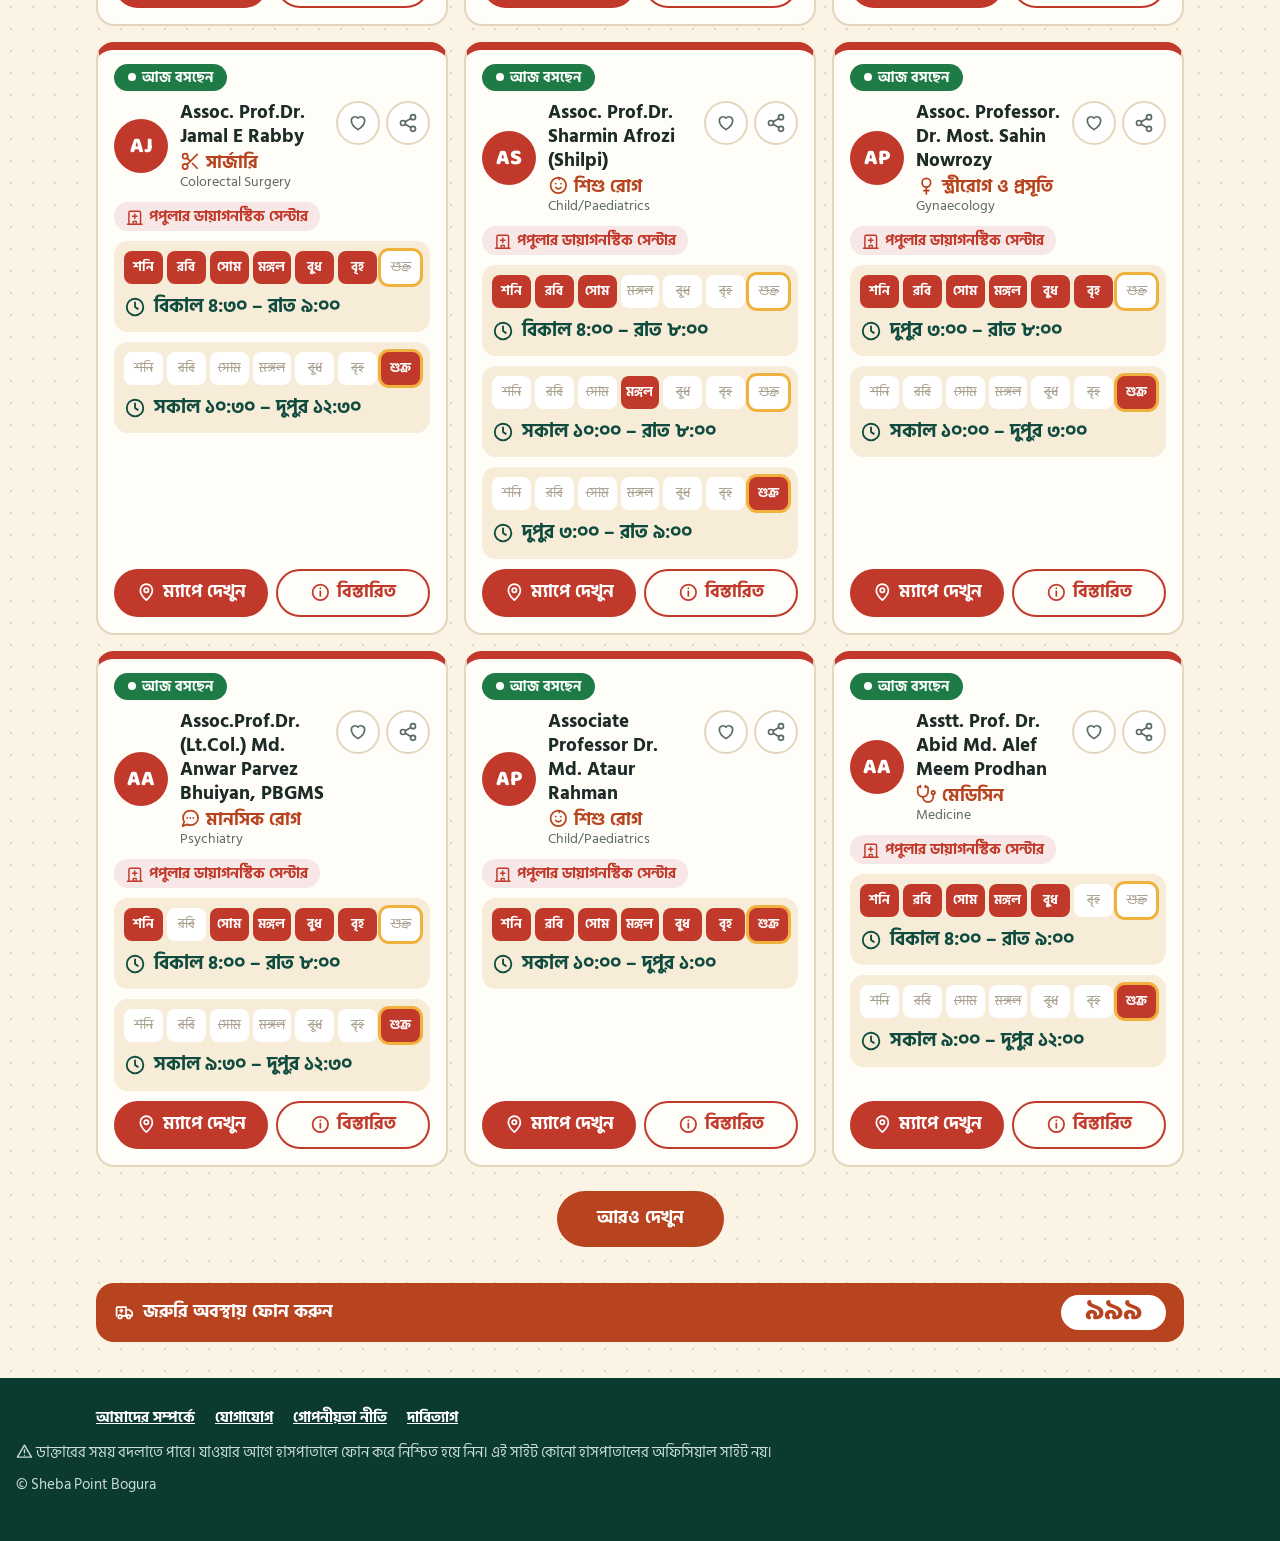
<file: docs/doctors.html>
<!doctype html>
<html lang="bn">
<head>
<meta charset="utf-8">
<meta http-equiv="Content-Security-Policy" content="default-src 'none'; script-src 'self'; style-src 'self'; img-src 'self' data:; connect-src 'self'; font-src 'self'; manifest-src 'self'; base-uri 'none'; form-action 'none'">
<meta name="referrer" content="no-referrer">
<meta name="viewport" content="width=device-width,initial-scale=1">
<title>ডাক্তার খুঁজুন | সেবা পয়েন্ট বগুড়া | Find Doctors – Sheba Point Bogura</title>
<meta name="description" content="বগুড়ার ডাক্তার খুঁজুন – বিভাগ, হাসপাতাল ও দিন অনুযায়ী। Find Bogura doctors by department, hospital and day.">
<meta name="theme-color" content="#0f4c3f">
<link rel="icon" href="logo.svg" type="image/svg+xml">
<meta name="robots" content="index,follow">
<link rel="canonical" href="https://mlbyarafat.github.io/shebapoint-bogura/doctors.html">
<meta property="og:type" content="website">
<meta property="og:site_name" content="সেবা পয়েন্ট বগুড়া | Sheba Point Bogura">
<meta property="og:locale" content="bn_BD">
<meta property="og:title" content="ডাক্তার খুঁজুন | সেবা পয়েন্ট বগুড়া | Find Doctors – Sheba Point Bogura">
<meta property="og:description" content="বগুড়ার ডাক্তার খুঁজুন – বিভাগ, হাসপাতাল ও দিন অনুযায়ী। Find Bogura doctors by department, hospital and day.">
<meta property="og:url" content="https://mlbyarafat.github.io/shebapoint-bogura/doctors.html">
<meta property="og:image" content="https://mlbyarafat.github.io/shebapoint-bogura/og-image.png">
<meta property="og:image:width" content="1200">
<meta property="og:image:height" content="630">
<meta name="twitter:card" content="summary_large_image">
<meta name="twitter:title" content="ডাক্তার খুঁজুন | সেবা পয়েন্ট বগুড়া | Find Doctors – Sheba Point Bogura">
<meta name="twitter:description" content="বগুড়ার ডাক্তার খুঁজুন – বিভাগ, হাসপাতাল ও দিন অনুযায়ী। Find Bogura doctors by department, hospital and day.">
<meta name="twitter:image" content="https://mlbyarafat.github.io/shebapoint-bogura/og-image.png">
<link rel="manifest" href="manifest.webmanifest">
<link rel="apple-touch-icon" href="apple-touch-icon.png">
<meta name="mobile-web-app-capable" content="yes">
<meta name="apple-mobile-web-app-capable" content="yes">
<meta name="apple-mobile-web-app-title" content="সেবা পয়েন্ট">
<meta name="apple-mobile-web-app-status-bar-style" content="black-translucent">
<link rel="preload" href="fonts/hind-siliguri-bengali-400-normal.woff2" as="font" type="font/woff2" crossorigin>
<link rel="stylesheet" href="style.css">
<script src="icons.js"></script>
<script src="site.js"></script>
</head>
<body>
<a class="skip" href="#main"><span class="bn">মূল অংশে যান</span><span class="en">Skip to content</span></a>
<header class="top"><div class="bar">
  <a class="brand" href="index.html" aria-label="Sheba Point Bogura"><svg class="logo" viewBox="0 0 64 64" aria-hidden="true"><path class="lg-pin" d="M32 2C18 2 8 12 8 25c0 17 20 35 24 37 4-2 24-20 24-37C56 12 46 2 32 2z"/><circle class="lg-dot" cx="32" cy="25" r="17"/><path class="lg-pulse" d="M17 26h9l4-9 6 18 4-9h7"/></svg><span><b>সেবা পয়েন্ট</b><small>Sheba Point · Bogura</small></span></a>
  <nav class="menu" aria-label="Main menu"><a href="index.html"><i aria-hidden="true"><span class="ico" data-ic="home"></span></i><span class="bn">হোম</span><span class="en">Home</span></a><a href="doctors.html" aria-current="page"><i aria-hidden="true"><span class="ico" data-ic="stethoscope"></span></i><span class="bn">ডাক্তার</span><span class="en">Doctors</span></a><a href="hospitals.html"><i aria-hidden="true"><span class="ico" data-ic="hospital"></span></i><span class="bn">হাসপাতাল</span><span class="en">Hospitals</span></a><a href="about.html"><i aria-hidden="true"><span class="ico" data-ic="info"></span></i><span class="bn">সম্পর্কে</span><span class="en">About</span></a><a href="contact.html"><i aria-hidden="true"><span class="ico" data-ic="phone"></span></i><span class="bn">যোগাযোগ</span><span class="en">Contact</span></a></nav>
  <button id="lang" class="lang" type="button" aria-label="Language">English</button>
</div></header>
<section class="phead"><div class="wrap">
  <h1 data-t="h1">আপনার ডাক্তার খুঁজুন</h1>
  <p data-t="sub">বগুড়ার ৭টি হাসপাতালের ডাক্তার – কোথায় বসেন, কোন দিন, কয়টায়।</p>
  <p class="upd"><span class="ico" data-ic="calendar"></span><span class="bn">তথ্য সর্বশেষ হালনাগাদ:</span><span class="en">Data last updated:</span> <b class="upd-date"></b></p>
  <label class="search"><span class="sr" data-t="ph">ডাক্তার, রোগ বা হাসপাতাল লিখুন</span>
    <input id="q" type="search" maxlength="60" autocomplete="off" enterkeyhint="search" data-p="ph"></label>
</div></section>
<main class="wrap" id="main">
  <div class="favrow"><button id="favbtn" class="chip favchip" type="button" aria-pressed="false"></button></div>
  <section class="sec"><h2 class="h" data-t="hCat">১. কোন বিভাগের ডাক্তার?</h2><div id="cats" class="cats" role="group"></div></section>
  <section class="sec"><h2 class="h" data-t="hHosp">২. কোন হাসপাতাল?</h2><div id="hosp" class="chips" role="group"></div></section>
  <section class="sec"><h2 class="h" data-t="hDay">৩. কোন দিন দেখাতে চান?</h2><div id="days" class="chips" role="group"></div></section>
  <div class="bar2"><p id="count" role="status" aria-live="polite"></p><button id="reset" class="ghost" type="button" data-t="reset">সব মুছে ফেলুন</button></div>
  <div id="list" class="list" tabindex="-1"></div>
  <button id="more" class="more" type="button" data-t="more" hidden>আরও দেখুন</button>
</main>
<aside class="sos"><b><span class="ico" data-ic="ambulance"></span> <span class="bn">জরুরি অবস্থায় ফোন করুন</span><span class="en">In an emergency call</span></b><a href="tel:999"><span class="bn">৯৯৯</span><span class="en">999</span></a></aside>
<footer>
  <nav class="flinks" aria-label="Footer"><a href="about.html"><span class="bn">আমাদের সম্পর্কে</span><span class="en">About</span></a><a href="contact.html"><span class="bn">যোগাযোগ</span><span class="en">Contact</span></a><a href="privacy.html"><span class="bn">গোপনীয়তা নীতি</span><span class="en">Privacy Policy</span></a><a href="disclaimer.html"><span class="bn">দাবিত্যাগ</span><span class="en">Disclaimer</span></a></nav>
  <p><span class="bn"><span class="ico" data-ic="alert"></span> ডাক্তারের সময় বদলাতে পারে। যাওয়ার আগে হাসপাতালে ফোন করে নিশ্চিত হয়ে নিন। এই সাইট কোনো হাসপাতালের অফিসিয়াল সাইট নয়।</span><span class="en"><span class="ico" data-ic="alert"></span> Doctor schedules can change. Please phone the hospital to confirm before you go. This is not an official hospital website.</span></p>
  <p>© Sheba Point Bogura</p>
</footer>
<script src="app.js" defer></script>
</body>
</html>
</file>
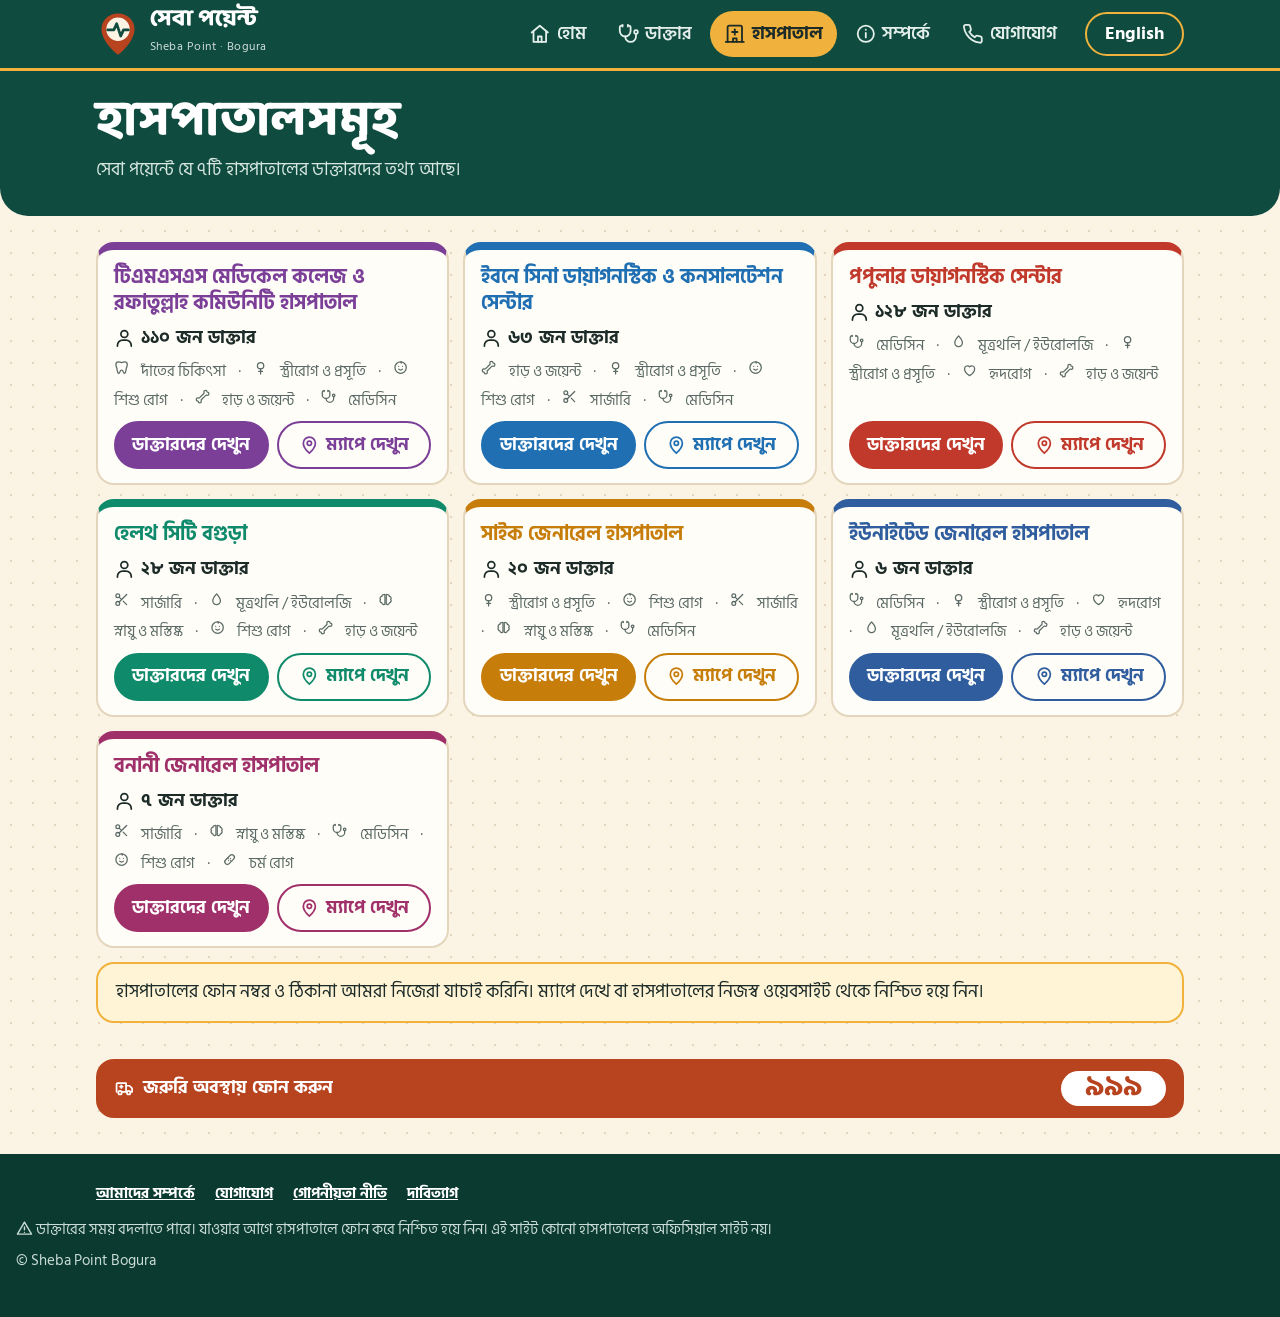
<file: docs/hospitals.html>
<!doctype html>
<html lang="bn">
<head>
<meta charset="utf-8">
<meta http-equiv="Content-Security-Policy" content="default-src 'none'; script-src 'self'; style-src 'self'; img-src 'self' data:; connect-src 'self'; font-src 'self'; manifest-src 'self'; base-uri 'none'; form-action 'none'">
<meta name="referrer" content="no-referrer">
<meta name="viewport" content="width=device-width,initial-scale=1">
<title>হাসপাতাল | সেবা পয়েন্ট বগুড়া | Sheba Point Bogura</title>
<meta name="description" content="সেবা পয়েন্টে তালিকাভুক্ত বগুড়ার ৭টি হাসপাতাল ও তাদের ডাক্তার। Hospitals listed on Sheba Point Bogura.">
<meta name="theme-color" content="#0f4c3f">
<link rel="icon" href="logo.svg" type="image/svg+xml">
<meta name="robots" content="index,follow">
<link rel="canonical" href="https://mlbyarafat.github.io/shebapoint-bogura/hospitals.html">
<meta property="og:type" content="website">
<meta property="og:site_name" content="সেবা পয়েন্ট বগুড়া | Sheba Point Bogura">
<meta property="og:locale" content="bn_BD">
<meta property="og:title" content="হাসপাতাল | সেবা পয়েন্ট বগুড়া | Sheba Point Bogura">
<meta property="og:description" content="সেবা পয়েন্টে তালিকাভুক্ত বগুড়ার ৭টি হাসপাতাল ও তাদের ডাক্তার। Hospitals listed on Sheba Point Bogura.">
<meta property="og:url" content="https://mlbyarafat.github.io/shebapoint-bogura/hospitals.html">
<meta property="og:image" content="https://mlbyarafat.github.io/shebapoint-bogura/og-image.png">
<meta property="og:image:width" content="1200">
<meta property="og:image:height" content="630">
<meta name="twitter:card" content="summary_large_image">
<meta name="twitter:title" content="হাসপাতাল | সেবা পয়েন্ট বগুড়া | Sheba Point Bogura">
<meta name="twitter:description" content="সেবা পয়েন্টে তালিকাভুক্ত বগুড়ার ৭টি হাসপাতাল ও তাদের ডাক্তার। Hospitals listed on Sheba Point Bogura.">
<meta name="twitter:image" content="https://mlbyarafat.github.io/shebapoint-bogura/og-image.png">
<link rel="manifest" href="manifest.webmanifest">
<link rel="apple-touch-icon" href="apple-touch-icon.png">
<meta name="mobile-web-app-capable" content="yes">
<meta name="apple-mobile-web-app-capable" content="yes">
<meta name="apple-mobile-web-app-title" content="সেবা পয়েন্ট">
<meta name="apple-mobile-web-app-status-bar-style" content="black-translucent">
<link rel="preload" href="fonts/hind-siliguri-bengali-400-normal.woff2" as="font" type="font/woff2" crossorigin>
<link rel="stylesheet" href="style.css">
<script src="icons.js"></script>
<script src="site.js"></script>
</head>
<body>
<a class="skip" href="#main"><span class="bn">মূল অংশে যান</span><span class="en">Skip to content</span></a>
<header class="top"><div class="bar">
  <a class="brand" href="index.html" aria-label="Sheba Point Bogura"><svg class="logo" viewBox="0 0 64 64" aria-hidden="true"><path class="lg-pin" d="M32 2C18 2 8 12 8 25c0 17 20 35 24 37 4-2 24-20 24-37C56 12 46 2 32 2z"/><circle class="lg-dot" cx="32" cy="25" r="17"/><path class="lg-pulse" d="M17 26h9l4-9 6 18 4-9h7"/></svg><span><b>সেবা পয়েন্ট</b><small>Sheba Point · Bogura</small></span></a>
  <nav class="menu" aria-label="Main menu"><a href="index.html"><i aria-hidden="true"><span class="ico" data-ic="home"></span></i><span class="bn">হোম</span><span class="en">Home</span></a><a href="doctors.html"><i aria-hidden="true"><span class="ico" data-ic="stethoscope"></span></i><span class="bn">ডাক্তার</span><span class="en">Doctors</span></a><a href="hospitals.html" aria-current="page"><i aria-hidden="true"><span class="ico" data-ic="hospital"></span></i><span class="bn">হাসপাতাল</span><span class="en">Hospitals</span></a><a href="about.html"><i aria-hidden="true"><span class="ico" data-ic="info"></span></i><span class="bn">সম্পর্কে</span><span class="en">About</span></a><a href="contact.html"><i aria-hidden="true"><span class="ico" data-ic="phone"></span></i><span class="bn">যোগাযোগ</span><span class="en">Contact</span></a></nav>
  <button id="lang" class="lang" type="button" aria-label="Language">English</button>
</div></header>
<section class="phead"><div class="wrap"><h1><span class="bn">হাসপাতালসমূহ</span><span class="en">Hospitals</span></h1><p><span class="bn">সেবা পয়েন্টে যে ৭টি হাসপাতালের ডাক্তারদের তথ্য আছে।</span><span class="en">The 7 hospitals whose doctors are listed on Sheba Point.</span></p></div></section>
<main class="wrap pt" id="main"><div id="hlist" class="hgrid"></div>
<p class="box warn"><span class="bn">হাসপাতালের ফোন নম্বর ও ঠিকানা আমরা নিজেরা যাচাই করিনি। ম্যাপে দেখে বা হাসপাতালের নিজস্ব ওয়েবসাইট থেকে নিশ্চিত হয়ে নিন।</span><span class="en">We have not verified hospital phone numbers or addresses. Please confirm on the map or on the hospital’s own website.</span></p></main>
<aside class="sos"><b><span class="ico" data-ic="ambulance"></span> <span class="bn">জরুরি অবস্থায় ফোন করুন</span><span class="en">In an emergency call</span></b><a href="tel:999"><span class="bn">৯৯৯</span><span class="en">999</span></a></aside>
<footer>
  <nav class="flinks" aria-label="Footer"><a href="about.html"><span class="bn">আমাদের সম্পর্কে</span><span class="en">About</span></a><a href="contact.html"><span class="bn">যোগাযোগ</span><span class="en">Contact</span></a><a href="privacy.html"><span class="bn">গোপনীয়তা নীতি</span><span class="en">Privacy Policy</span></a><a href="disclaimer.html"><span class="bn">দাবিত্যাগ</span><span class="en">Disclaimer</span></a></nav>
  <p><span class="bn"><span class="ico" data-ic="alert"></span> ডাক্তারের সময় বদলাতে পারে। যাওয়ার আগে হাসপাতালে ফোন করে নিশ্চিত হয়ে নিন। এই সাইট কোনো হাসপাতালের অফিসিয়াল সাইট নয়।</span><span class="en"><span class="ico" data-ic="alert"></span> Doctor schedules can change. Please phone the hospital to confirm before you go. This is not an official hospital website.</span></p>
  <p>© Sheba Point Bogura</p>
</footer>

</body>
</html>
</file>
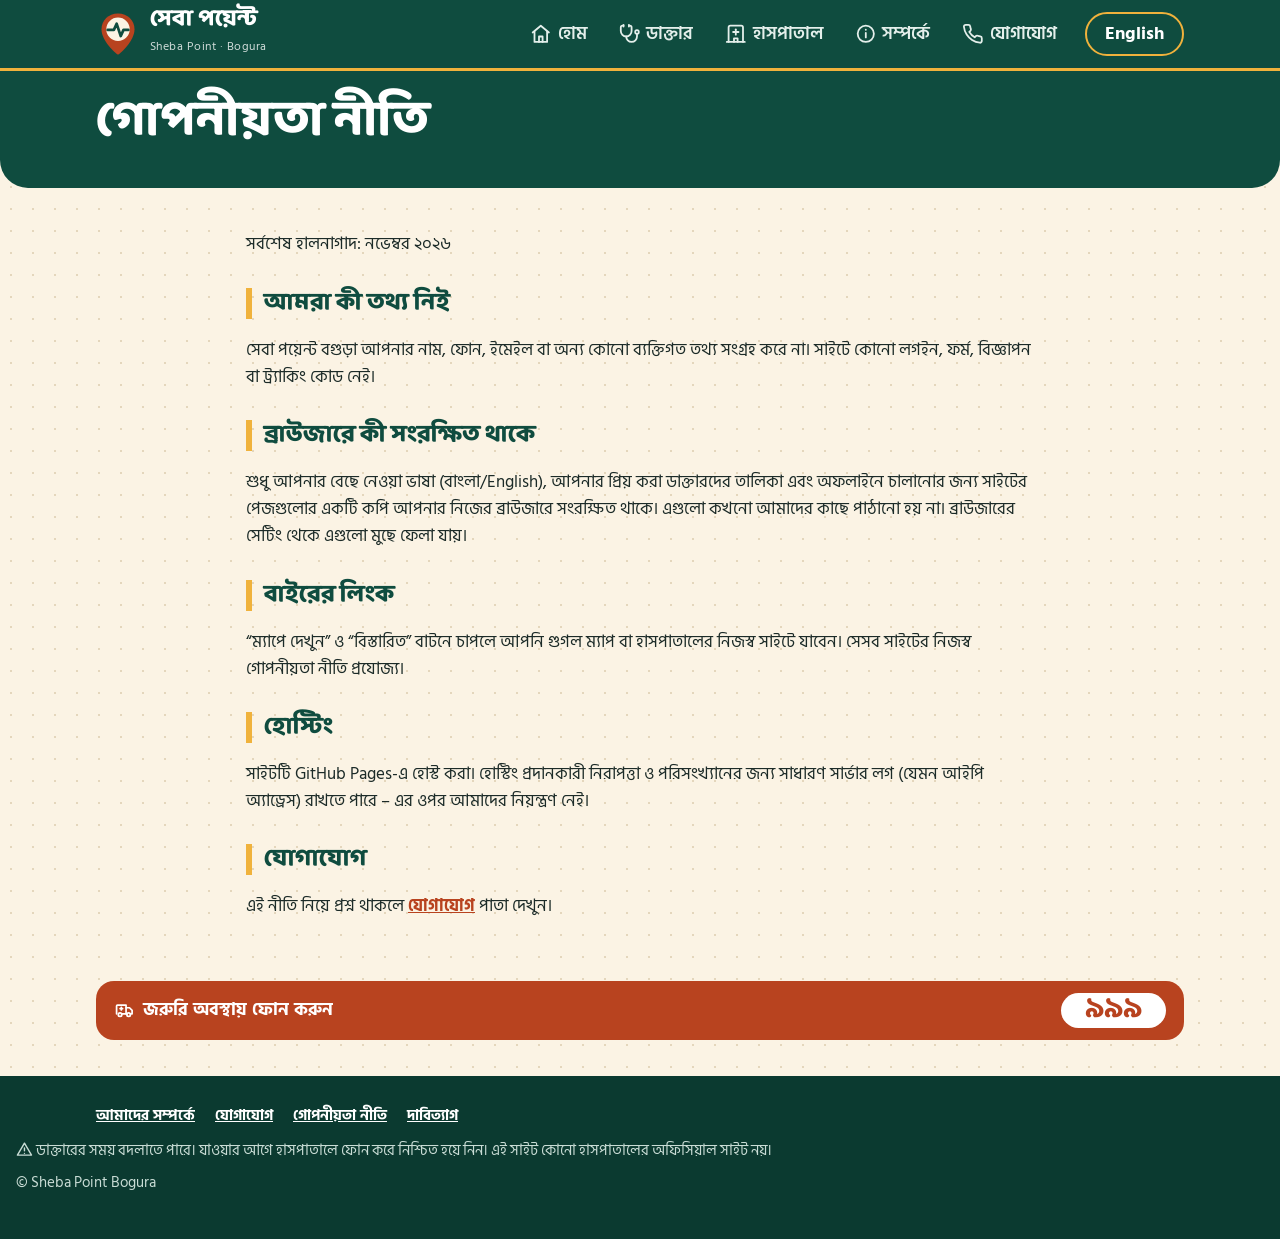
<file: docs/privacy.html>
<!doctype html>
<html lang="bn">
<head>
<meta charset="utf-8">
<meta http-equiv="Content-Security-Policy" content="default-src 'none'; script-src 'self'; style-src 'self'; img-src 'self' data:; connect-src 'self'; font-src 'self'; manifest-src 'self'; base-uri 'none'; form-action 'none'">
<meta name="referrer" content="no-referrer">
<meta name="viewport" content="width=device-width,initial-scale=1">
<title>গোপনীয়তা নীতি | সেবা পয়েন্ট বগুড়া | Sheba Point Bogura</title>
<meta name="description" content="সেবা পয়েন্ট বগুড়ার গোপনীয়তা নীতি। Privacy policy of Sheba Point Bogura.">
<meta name="theme-color" content="#0f4c3f">
<link rel="icon" href="logo.svg" type="image/svg+xml">
<meta name="robots" content="index,follow">
<link rel="canonical" href="https://mlbyarafat.github.io/shebapoint-bogura/privacy.html">
<meta property="og:type" content="website">
<meta property="og:site_name" content="সেবা পয়েন্ট বগুড়া | Sheba Point Bogura">
<meta property="og:locale" content="bn_BD">
<meta property="og:title" content="গোপনীয়তা নীতি | সেবা পয়েন্ট বগুড়া | Sheba Point Bogura">
<meta property="og:description" content="সেবা পয়েন্ট বগুড়ার গোপনীয়তা নীতি। Privacy policy of Sheba Point Bogura.">
<meta property="og:url" content="https://mlbyarafat.github.io/shebapoint-bogura/privacy.html">
<meta property="og:image" content="https://mlbyarafat.github.io/shebapoint-bogura/og-image.png">
<meta property="og:image:width" content="1200">
<meta property="og:image:height" content="630">
<meta name="twitter:card" content="summary_large_image">
<meta name="twitter:title" content="গোপনীয়তা নীতি | সেবা পয়েন্ট বগুড়া | Sheba Point Bogura">
<meta name="twitter:description" content="সেবা পয়েন্ট বগুড়ার গোপনীয়তা নীতি। Privacy policy of Sheba Point Bogura.">
<meta name="twitter:image" content="https://mlbyarafat.github.io/shebapoint-bogura/og-image.png">
<link rel="manifest" href="manifest.webmanifest">
<link rel="apple-touch-icon" href="apple-touch-icon.png">
<meta name="mobile-web-app-capable" content="yes">
<meta name="apple-mobile-web-app-capable" content="yes">
<meta name="apple-mobile-web-app-title" content="সেবা পয়েন্ট">
<meta name="apple-mobile-web-app-status-bar-style" content="black-translucent">
<link rel="preload" href="fonts/hind-siliguri-bengali-400-normal.woff2" as="font" type="font/woff2" crossorigin>
<link rel="stylesheet" href="style.css">
<script src="icons.js"></script>
<script src="site.js"></script>
</head>
<body>
<a class="skip" href="#main"><span class="bn">মূল অংশে যান</span><span class="en">Skip to content</span></a>
<header class="top"><div class="bar">
  <a class="brand" href="index.html" aria-label="Sheba Point Bogura"><svg class="logo" viewBox="0 0 64 64" aria-hidden="true"><path class="lg-pin" d="M32 2C18 2 8 12 8 25c0 17 20 35 24 37 4-2 24-20 24-37C56 12 46 2 32 2z"/><circle class="lg-dot" cx="32" cy="25" r="17"/><path class="lg-pulse" d="M17 26h9l4-9 6 18 4-9h7"/></svg><span><b>সেবা পয়েন্ট</b><small>Sheba Point · Bogura</small></span></a>
  <nav class="menu" aria-label="Main menu"><a href="index.html"><i aria-hidden="true"><span class="ico" data-ic="home"></span></i><span class="bn">হোম</span><span class="en">Home</span></a><a href="doctors.html"><i aria-hidden="true"><span class="ico" data-ic="stethoscope"></span></i><span class="bn">ডাক্তার</span><span class="en">Doctors</span></a><a href="hospitals.html"><i aria-hidden="true"><span class="ico" data-ic="hospital"></span></i><span class="bn">হাসপাতাল</span><span class="en">Hospitals</span></a><a href="about.html"><i aria-hidden="true"><span class="ico" data-ic="info"></span></i><span class="bn">সম্পর্কে</span><span class="en">About</span></a><a href="contact.html"><i aria-hidden="true"><span class="ico" data-ic="phone"></span></i><span class="bn">যোগাযোগ</span><span class="en">Contact</span></a></nav>
  <button id="lang" class="lang" type="button" aria-label="Language">English</button>
</div></header>
<section class="phead"><div class="wrap"><h1><span class="bn">গোপনীয়তা নীতি</span><span class="en">Privacy Policy</span></h1></div></section>
<article class="page" id="main">
<p><span class="bn">সর্বশেষ হালনাগাদ: নভেম্বর ২০২৬</span><span class="en">Last updated: November 2026</span></p>
<h2><span class="bn">আমরা কী তথ্য নিই</span><span class="en">What data we collect</span></h2>
<p><span class="bn">সেবা পয়েন্ট বগুড়া আপনার নাম, ফোন, ইমেইল বা অন্য কোনো ব্যক্তিগত তথ্য সংগ্রহ করে না। সাইটে কোনো লগইন, ফর্ম, বিজ্ঞাপন বা ট্র্যাকিং কোড নেই।</span><span class="en">Sheba Point Bogura does not collect your name, phone, email or any other personal data. The site has no login, forms, ads or tracking code.</span></p>
<h2><span class="bn">ব্রাউজারে কী সংরক্ষিত থাকে</span><span class="en">What is stored in your browser</span></h2>
<p><span class="bn">শুধু আপনার বেছে নেওয়া ভাষা (বাংলা/English), আপনার প্রিয় করা ডাক্তারদের তালিকা এবং অফলাইনে চালানোর জন্য সাইটের পেজগুলোর একটি কপি আপনার নিজের ব্রাউজারে সংরক্ষিত থাকে। এগুলো কখনো আমাদের কাছে পাঠানো হয় না। ব্রাউজারের সেটিং থেকে এগুলো মুছে ফেলা যায়।</span><span class="en">Only your chosen language (Bangla/English), your list of favourite doctors, and a copy of the site’s pages for offline use are saved in your own browser. They are never sent to us, and you can delete them from your browser settings.</span></p>
<h2><span class="bn">বাইরের লিংক</span><span class="en">External links</span></h2>
<p><span class="bn">“ম্যাপে দেখুন” ও “বিস্তারিত” বাটনে চাপলে আপনি গুগল ম্যাপ বা হাসপাতালের নিজস্ব সাইটে যাবেন। সেসব সাইটের নিজস্ব গোপনীয়তা নীতি প্রযোজ্য।</span><span class="en">The “Open map” and “Details” buttons take you to Google Maps or the hospital’s own site, which have their own privacy policies.</span></p>
<h2><span class="bn">হোস্টিং</span><span class="en">Hosting</span></h2>
<p><span class="bn">সাইটটি GitHub Pages-এ হোস্ট করা। হোস্টিং প্রদানকারী নিরাপত্তা ও পরিসংখ্যানের জন্য সাধারণ সার্ভার লগ (যেমন আইপি অ্যাড্রেস) রাখতে পারে – এর ওপর আমাদের নিয়ন্ত্রণ নেই।</span><span class="en">The site is hosted on GitHub Pages. The hosting provider may keep standard server logs (such as IP addresses) for security and statistics; we do not control this.</span></p>
<h2><span class="bn">যোগাযোগ</span><span class="en">Contact</span></h2>
<p><span class="bn">এই নীতি নিয়ে প্রশ্ন থাকলে <a href="contact.html">যোগাযোগ</a> পাতা দেখুন।</span><span class="en">For questions about this policy, see the <a href="contact.html">Contact</a> page.</span></p>
</article>
<aside class="sos"><b><span class="ico" data-ic="ambulance"></span> <span class="bn">জরুরি অবস্থায় ফোন করুন</span><span class="en">In an emergency call</span></b><a href="tel:999"><span class="bn">৯৯৯</span><span class="en">999</span></a></aside>
<footer>
  <nav class="flinks" aria-label="Footer"><a href="about.html"><span class="bn">আমাদের সম্পর্কে</span><span class="en">About</span></a><a href="contact.html"><span class="bn">যোগাযোগ</span><span class="en">Contact</span></a><a href="privacy.html"><span class="bn">গোপনীয়তা নীতি</span><span class="en">Privacy Policy</span></a><a href="disclaimer.html"><span class="bn">দাবিত্যাগ</span><span class="en">Disclaimer</span></a></nav>
  <p><span class="bn"><span class="ico" data-ic="alert"></span> ডাক্তারের সময় বদলাতে পারে। যাওয়ার আগে হাসপাতালে ফোন করে নিশ্চিত হয়ে নিন। এই সাইট কোনো হাসপাতালের অফিসিয়াল সাইট নয়।</span><span class="en"><span class="ico" data-ic="alert"></span> Doctor schedules can change. Please phone the hospital to confirm before you go. This is not an official hospital website.</span></p>
  <p>© Sheba Point Bogura</p>
</footer>

</body>
</html>
</file>
<file: docs/style.css>
@font-face{font-family:"Hind Siliguri";font-style:normal;font-weight:400;font-display:swap;src:url(fonts/hind-siliguri-bengali-400-normal.woff2) format("woff2");unicode-range:U+0951-0952,U+0964-0965,U+0980-09FE,U+1CD0,U+1CD2,U+1CD5-1CD6,U+1CD8,U+1CE1,U+1CEA,U+1CED,U+1CF2,U+1CF5-1CF7,U+200C-200D,U+20B9,U+25CC,U+A8F1}
@font-face{font-family:"Hind Siliguri";font-style:normal;font-weight:400;font-display:swap;src:url(fonts/hind-siliguri-latin-400-normal.woff2) format("woff2");unicode-range:U+0000-00FF,U+0131,U+0152-0153,U+02BB-02BC,U+02C6,U+02DA,U+02DC,U+0304,U+0308,U+0329,U+2000-206F,U+20AC,U+2122,U+2191,U+2193,U+2212,U+2215,U+FEFF,U+FFFD}
@font-face{font-family:"Hind Siliguri";font-style:normal;font-weight:600;font-display:swap;src:url(fonts/hind-siliguri-bengali-600-normal.woff2) format("woff2");unicode-range:U+0951-0952,U+0964-0965,U+0980-09FE,U+1CD0,U+1CD2,U+1CD5-1CD6,U+1CD8,U+1CE1,U+1CEA,U+1CED,U+1CF2,U+1CF5-1CF7,U+200C-200D,U+20B9,U+25CC,U+A8F1}
@font-face{font-family:"Hind Siliguri";font-style:normal;font-weight:600;font-display:swap;src:url(fonts/hind-siliguri-latin-600-normal.woff2) format("woff2");unicode-range:U+0000-00FF,U+0131,U+0152-0153,U+02BB-02BC,U+02C6,U+02DA,U+02DC,U+0304,U+0308,U+0329,U+2000-206F,U+20AC,U+2122,U+2191,U+2193,U+2212,U+2215,U+FEFF,U+FFFD}
@font-face{font-family:"Hind Siliguri";font-style:normal;font-weight:700;font-display:swap;src:url(fonts/hind-siliguri-bengali-700-normal.woff2) format("woff2");unicode-range:U+0951-0952,U+0964-0965,U+0980-09FE,U+1CD0,U+1CD2,U+1CD5-1CD6,U+1CD8,U+1CE1,U+1CEA,U+1CED,U+1CF2,U+1CF5-1CF7,U+200C-200D,U+20B9,U+25CC,U+A8F1}
@font-face{font-family:"Hind Siliguri";font-style:normal;font-weight:700;font-display:swap;src:url(fonts/hind-siliguri-latin-700-normal.woff2) format("woff2");unicode-range:U+0000-00FF,U+0131,U+0152-0153,U+02BB-02BC,U+02C6,U+02DA,U+02DC,U+0304,U+0308,U+0329,U+2000-206F,U+20AC,U+2122,U+2191,U+2193,U+2212,U+2215,U+FEFF,U+FFFD}
@font-face{font-family:"Baloo Da 2";font-style:normal;font-weight:800;font-display:swap;src:url(fonts/baloo-da-2-bengali-800-normal.woff2) format("woff2");unicode-range:U+0951-0952,U+0964-0965,U+0980-09FE,U+1CD0,U+1CD2,U+1CD5-1CD6,U+1CD8,U+1CE1,U+1CEA,U+1CED,U+1CF2,U+1CF5-1CF7,U+200C-200D,U+20B9,U+25CC,U+A8F1}
@font-face{font-family:"Baloo Da 2";font-style:normal;font-weight:800;font-display:swap;src:url(fonts/baloo-da-2-latin-800-normal.woff2) format("woff2");unicode-range:U+0000-00FF,U+0131,U+0152-0153,U+02BB-02BC,U+02C6,U+02DA,U+02DC,U+0304,U+0308,U+0329,U+2000-206F,U+20AC,U+2122,U+2191,U+2193,U+2212,U+2215,U+FEFF,U+FFFD}

:root{--ink:#1c2b28;--paper:#fbf3e4;--card:#fffdf8;--clay:#b8431f;--leaf:#0f4c3f;--leaf-d:#0b3a30;--sun:#f0b23c;--line:#e4d6bc;--ok:#1e7b46;--muted:#5b6a66;--r:18px;--hd:"Baloo Da 2","Hind Siliguri","Noto Sans Bengali",system-ui,sans-serif;--lift:0 10px 22px -12px rgba(15,76,63,.55)}
*{box-sizing:border-box}
html{-webkit-text-size-adjust:100%;scroll-behavior:smooth}
body{margin:0;background:var(--paper);color:var(--ink);font:18px/1.6 "Hind Siliguri","Noto Sans Bengali","Kalpurush","Nikosh","Segoe UI",system-ui,sans-serif;background-image:radial-gradient(var(--line) 1px,transparent 1.2px);background-size:22px 22px}
.sr{position:absolute;width:1px;height:1px;overflow:hidden;clip:rect(0 0 0 0)}
.skip{position:absolute;left:-999px}.skip:focus{left:8px;top:8px;background:#fff;padding:8px;z-index:99}
button,input{font:inherit;color:inherit}
:focus-visible{outline:4px solid var(--sun);outline-offset:2px}
[hidden]{display:none!important}
html[lang=bn] .en,html[lang=en] .bn{display:none}
.wrap{max-width:1120px;margin:auto;padding-inline:16px}

/* header + menu */
.top{position:sticky;top:0;z-index:20;background:var(--leaf);box-shadow:0 3px 0 var(--sun)}
.bar{max-width:1120px;margin:auto;padding:8px 16px;display:flex;align-items:center;gap:14px}
.brand{display:flex;align-items:center;gap:10px;color:#fff;text-decoration:none;margin-right:auto}
.logo{width:44px;height:44px;flex:none}.lg-pin{fill:var(--clay)}.lg-dot{fill:var(--paper)}.lg-pulse{fill:none;stroke:var(--leaf);stroke-width:4;stroke-linecap:round;stroke-linejoin:round}
.brand b{display:block;font:800 1.45rem/1 var(--hd)}.brand small{opacity:.8;font-size:.78rem;letter-spacing:.04em}
.menu{display:flex;gap:4px}
.menu a{display:flex;align-items:center;gap:6px;padding:9px 14px;border-radius:99px;color:#e4efeb;text-decoration:none;font-weight:600}
.menu a i{font-style:normal}
.menu a:hover{background:rgba(255,255,255,.13)}
.menu a[aria-current=page]{background:var(--sun);color:var(--ink);font-weight:700}
.lang{min-height:44px;padding:0 18px;border:2px solid var(--sun);background:transparent;color:#fff;border-radius:99px;font-weight:700;cursor:pointer}
.lang:hover{background:var(--sun);color:var(--ink)}

/* buttons */
.btn{display:inline-flex;align-items:center;justify-content:center;gap:6px;min-height:52px;padding:0 26px;border:0;border-radius:99px;background:var(--clay);color:#fff;font-weight:700;text-decoration:none;cursor:pointer;text-align:center}
.btn:hover{filter:brightness(1.1)}
.btn.sun{background:var(--sun);color:var(--ink)}
.btn.alt{background:transparent;border:2px solid var(--leaf);color:var(--leaf)}
.btn.alt:hover{background:var(--leaf);color:#fff;filter:none}
.btn.wh{background:transparent;border:2px solid rgba(255,255,255,.7);color:#fff}
.btn.wh:hover{background:#fff;color:var(--leaf);filter:none}
.ghost{min-height:44px;padding:0 16px;background:none;border:2px solid var(--clay);color:var(--clay);border-radius:99px;font-weight:700;cursor:pointer}
.ghost:hover{background:var(--clay);color:#fff}
.more{display:block;margin:24px auto;min-height:56px;padding:0 40px;font-weight:700;background:var(--clay);color:#fff;border:0;border-radius:99px;cursor:pointer}

/* home hero */
.hero-home{position:relative;overflow:hidden;background:var(--leaf);color:#fff;border-radius:0 0 36px 36px;padding:34px 0 96px}
.hero-home .wrap{position:relative;z-index:1}
.hero-home h1{font:800 clamp(2.4rem,8.5vw,4.2rem)/1.08 var(--hd);margin:0 0 10px;color:#fff}
.lead{margin:0 0 22px;font-size:1.15rem;max-width:34em;color:#d6e6e0}
.ecg{position:absolute;left:0;bottom:30px;width:100%;height:54px;opacity:.32}
.ecg path{fill:none;stroke:var(--sun);stroke-width:3;stroke-linecap:round;stroke-linejoin:round;stroke-dasharray:1;stroke-dashoffset:1;animation:ecg 2.6s ease-out .3s forwards}
@keyframes ecg{to{stroke-dashoffset:0}}
.hsearch{display:flex;gap:6px;max-width:740px;padding:6px;background:#fff;border-radius:99px;box-shadow:0 14px 28px -14px rgba(0,0,0,.6)}
.hsearch:focus-within{outline:4px solid var(--sun)}
.hsearch input{flex:1;min-width:0;min-height:56px;padding:0 18px;border:0;background:none;font-size:1.2rem;color:var(--ink);outline:0}
.hsearch .btn{flex:none;white-space:nowrap;min-height:56px;padding:0 24px}
.pills{display:flex;flex-wrap:wrap;gap:8px;margin-top:16px}
.pills a{padding:7px 16px;border:2px solid rgba(255,255,255,.35);border-radius:99px;color:#fff;text-decoration:none;font-weight:600}
.pills a:hover,.pills a.hot{background:var(--sun);border-color:var(--sun);color:var(--ink)}
.stats{display:flex;flex-wrap:wrap;gap:6px 28px;margin-top:26px}
.stat{display:flex;align-items:baseline;gap:8px}.stat b{font:800 2rem/1 var(--hd);color:var(--sun)}.stat span{color:#d6e6e0;font-weight:600}
.today{margin-top:-40px;position:relative;z-index:2}
.today .in{display:flex;flex-wrap:wrap;align-items:center;justify-content:space-between;gap:14px;padding:16px 20px;background:var(--card);border:2px solid var(--line);border-left:10px solid var(--sun);border-radius:var(--r);box-shadow:var(--lift)}
.today b{display:block;font:800 1.45rem/1.25 var(--hd);color:var(--leaf)}.today small{color:var(--muted)}

/* sections */
.sec{padding-top:36px}
.h{display:flex;align-items:center;gap:10px;margin:0 0 14px;font:800 1.65rem/1.25 var(--hd);color:var(--leaf)}
.h::after{content:"";flex:1;height:3px;border-radius:3px;background:var(--line)}
.ic{flex:none;width:56px;height:56px;border-radius:50%;background:#f7e2b0;display:grid;place-items:center;font-size:1.75rem}
.qcats,.cats{display:grid;grid-template-columns:repeat(auto-fill,minmax(150px,1fr));gap:12px}
.qcats a,.cat{display:flex;flex-direction:column;align-items:center;justify-content:center;gap:6px;min-height:128px;padding:12px 6px;background:var(--card);border:2px solid var(--line);border-radius:var(--r);color:var(--ink);text-decoration:none;text-align:center;line-height:1.25;font-weight:700;cursor:pointer}
.qcats a:hover,.cat:hover{border-color:var(--clay)}
.cat b{font-size:1rem}.cat small{color:var(--muted);font-weight:400}
.cat[aria-pressed=true]{background:var(--leaf);border-color:var(--leaf);color:#fff}
.cat[aria-pressed=true] small{color:#d6e6e0}.cat[aria-pressed=true] .ic{background:rgba(255,255,255,.2)}
.chips{display:flex;flex-wrap:wrap;gap:10px}
.chip{min-height:52px;padding:6px 20px;background:var(--card);border:2px solid var(--line);border-radius:99px;cursor:pointer;font-weight:600}
.chip:hover{border-color:var(--clay)}
.chip[aria-pressed=true]{background:var(--leaf);border-color:var(--leaf);color:#fff}
[data-h][data-h=tmss]{--hc:#7b3f98}[data-h][data-h=ibn]{--hc:#1f6fb2}[data-h][data-h=pop]{--hc:#c0392b}[data-h][data-h=hc]{--hc:#0f8a6a}[data-h][data-h=saic]{--hc:#c77d0a}[data-h][data-h=united]{--hc:#2f5d9e}[data-h][data-h=banani]{--hc:#a0306a}
.hgrid{display:grid;grid-template-columns:repeat(auto-fill,minmax(min(100%,300px),1fr));gap:14px}
.hq{display:flex;align-items:center;justify-content:space-between;gap:12px;padding:16px;background:var(--card);border:2px solid var(--line);border-left:10px solid var(--hc,var(--leaf));border-radius:var(--r);color:var(--ink);text-decoration:none}
.hq:hover{border-color:var(--hc)}.hq b{font-size:1.15rem;line-height:1.3}
.hq em{flex:none;font-style:normal;font-weight:700;background:var(--hc);color:#fff;border-radius:99px;padding:2px 14px}
.steps{list-style:none;display:grid;grid-template-columns:repeat(auto-fit,minmax(220px,1fr));gap:12px;padding:0;margin:0}
.steps li{display:flex;gap:12px;align-items:center;background:var(--card);border:2px dashed var(--line);border-radius:var(--r);padding:14px;font-weight:700}
.steps i{flex:none;width:40px;height:40px;border-radius:50%;background:var(--clay);color:#fff;display:grid;place-items:center;font:800 1.2rem var(--hd)}
.band{display:flex;flex-wrap:wrap;align-items:center;justify-content:space-between;gap:16px;padding:26px;background:var(--leaf);color:#fff;border-radius:28px}
.band b{display:block;font:800 1.6rem/1.2 var(--hd)}.band p{margin:4px 0 0;color:#d6e6e0}
.cta{display:flex;gap:10px;flex-wrap:wrap;margin:16px 0}

/* inner page head */
.phead{background:var(--leaf);color:#fff;border-radius:0 0 28px 28px;padding:26px 0 32px}
.phead h1{margin:0 0 6px;font:800 clamp(2rem,6.5vw,3.1rem)/1.12 var(--hd);color:#fff}
.phead p{margin:0;color:#d6e6e0;font-size:1.1rem}
.search{display:block;margin-top:18px;max-width:740px}
.search input{width:100%;min-height:62px;padding:0 24px;font-size:1.2rem;border:0;border-radius:99px;background:#fff;color:var(--ink);box-shadow:0 12px 24px -14px rgba(0,0,0,.6)}
.page{max-width:820px;margin:auto;padding:26px 16px 8px}
.page h2{margin:30px 0 8px;padding-left:12px;border-left:6px solid var(--sun);font:800 1.5rem/1.3 var(--hd);color:var(--leaf)}
.page p,.page li{font-size:1.06rem}.page ul,.page ol{padding-left:1.3em}.page li{margin:6px 0}
.page a{color:var(--clay);font-weight:700}.page a.btn{color:#fff}.page a.btn.alt{color:var(--leaf)}.page a.btn.alt:hover{color:#fff}
.box{background:var(--card);border:2px solid var(--line);border-radius:var(--r);padding:14px 18px;margin:14px 0}
.box.warn{background:#fff4d6;border-color:var(--sun)}
.cgrid{display:grid;grid-template-columns:repeat(auto-fit,minmax(240px,1fr));gap:14px;margin:14px 0}
.cgrid .box{margin:0}.cgrid h3{margin:0 0 4px;font-size:1.15rem}.cgrid p{margin:0;word-break:break-word}

/* doctors page */
.bar2{position:sticky;top:64px;z-index:6;display:flex;justify-content:space-between;align-items:center;gap:10px;margin:22px 0 12px;padding:10px 0;background:rgba(251,243,228,.96);backdrop-filter:blur(6px)}
#count{margin:0;font:800 1.35rem var(--hd);color:var(--leaf)}
.list{display:grid;grid-template-columns:repeat(auto-fill,minmax(min(100%,350px),1fr));gap:16px;outline:0}
.doc{--hc:var(--leaf);display:flex;flex-direction:column;gap:10px;padding:14px 16px 16px;background:var(--card);border:2px solid var(--line);border-top:8px solid var(--hc);border-radius:var(--r)}
.dh{display:flex;align-items:center;gap:12px}
.av{flex:none;width:54px;height:54px;border-radius:50%;background:var(--hc);color:#fff;display:grid;place-items:center;font:800 1.35rem var(--hd)}
.doc h3{margin:0;font-size:1.2rem;line-height:1.25;font-weight:700}
.spec{margin:2px 0 0;color:var(--clay);font-weight:700;line-height:1.3}.spec small{display:block;color:var(--muted);font-weight:400;font-size:.85rem}
.tag{align-self:flex-start;display:inline-flex;align-items:center;gap:6px;background:var(--ok);color:#fff;font-weight:700;font-size:.9rem;padding:2px 14px;border-radius:99px}
.tag::before{content:"";width:8px;height:8px;border-radius:50%;background:#fff}
.hosp{margin:0;align-self:flex-start;display:flex;gap:6px;padding:4px 12px;border-radius:14px;background:color-mix(in srgb,var(--hc) 12%,#fff);color:var(--hc);font-weight:700;font-size:.95rem;line-height:1.4}
.slot{background:#f7ecd7;border-radius:14px;padding:10px}
.dd{display:grid;grid-template-columns:repeat(7,1fr);gap:4px}
.dd i{font-style:normal;text-align:center;font-size:.8rem;padding:6px 0;border-radius:8px;background:#fff;color:#a9a18e;text-decoration:line-through;text-decoration-thickness:1px}
.dd i.on{background:var(--hc);color:#fff;font-weight:700;text-decoration:none}
.dd i.td{box-shadow:0 0 0 3px var(--sun)}
.tm{margin-top:8px;font-size:1.2rem;font-weight:700;color:var(--leaf)}
.nod{margin:0;font-weight:600;color:#8a5a00}
.acts{display:flex;gap:8px;flex-wrap:wrap;margin-top:auto}
.acts a{flex:1;min-width:130px;min-height:48px;display:grid;place-items:center;border-radius:99px;border:2px solid var(--hc,var(--leaf));color:var(--hc,var(--leaf));font-weight:700;text-decoration:none;text-align:center}
.acts a:first-child{background:var(--hc,var(--leaf));color:#fff}
.acts a:hover{filter:brightness(1.12)}
.hcard{background:var(--card);border:2px solid var(--line);border-top:8px solid var(--hc,var(--leaf));border-radius:var(--r);padding:14px 16px;display:flex;flex-direction:column;gap:8px}
.hcard h3{margin:0;font-size:1.25rem;line-height:1.3;color:var(--hc,var(--leaf))}
.hcard .n{margin:0;font-weight:700}.hcard .sp{margin:0;color:var(--muted);font-size:.95rem}
.none{grid-column:1/-1;text-align:center;padding:36px 12px;background:var(--card);border:2px dashed var(--line);border-radius:var(--r);font-size:1.2rem}

/* emergency + footer */
.sos{display:flex;justify-content:space-between;align-items:center;gap:12px;width:calc(100% - 32px);max-width:1088px;margin:36px auto 0;padding:12px 18px;background:var(--clay);color:#fff;border-radius:var(--r)}
.sos a{background:#fff;color:var(--clay);font:800 1.7rem/1.3 var(--hd);padding:0 24px;border-radius:99px;text-decoration:none}
footer{margin-top:36px;padding:28px 0 36px;background:var(--leaf-d);color:#c9dcd5;font-size:.92rem}
footer>*{max-width:1120px;margin-inline:auto;padding-inline:16px}
footer p{margin:0 0 8px}
.flinks{display:flex;flex-wrap:wrap;gap:6px 20px;margin-bottom:12px}.flinks a{color:#fff;font-weight:700}

/* mobile: app-style bottom menu */
@media(max-width:820px){
 .menu{position:fixed;left:0;right:0;bottom:0;z-index:30;justify-content:space-around;gap:2px;padding:6px 6px calc(6px + env(safe-area-inset-bottom));background:#fff;border-top:3px solid var(--sun)}
 .menu a{flex:1;flex-direction:column;gap:0;padding:6px 2px;border-radius:14px;color:var(--leaf);font-size:.78rem;line-height:1.25;text-align:center}
 .menu a i{font-size:1.45rem;line-height:1.2}
 .menu a:hover{background:#f1e7d0}
 .menu a[aria-current=page]{background:var(--leaf);color:#fff}
 footer{padding-bottom:104px}
}
@media(max-width:480px){body{font-size:17px}.brand small{display:none}.cats,.qcats{grid-template-columns:repeat(3,1fr);gap:8px}.cat,.qcats a{min-height:112px;font-size:.92rem}.ic{width:48px;height:48px;font-size:1.5rem}.hero-home{padding-top:26px}.hsearch .btn{padding:0 16px}.bar2{top:62px}#count{font-size:1.1rem}.ghost{padding:0 12px;min-height:40px}}
@media(prefers-reduced-motion:no-preference){.doc,.cat,.chip,.hq,.qcats a,.btn{transition:transform .15s,border-color .15s,filter .15s}.doc:hover,.hq:hover,.qcats a:hover{transform:translateY(-2px)}}
@media(prefers-reduced-motion:reduce){.ecg path{animation:none;stroke-dashoffset:0}html{scroll-behavior:auto}}
@media print{.menu,.top,.cats,.chips,.search,.more,.sos,.steps,.bar2 .ghost{display:none}}
.pt{padding-top:26px}

/* ---- icons (replace emojis) ---- */
.ico{display:inline-flex;align-items:center}
.ico:empty{width:1.15em;height:1.15em}
.icn{flex:none;width:1.15em;height:1.15em;fill:none;stroke:currentColor;stroke-width:2;stroke-linecap:round;stroke-linejoin:round;vertical-align:-.2em}
.ic .icn{width:1.7rem;height:1.7rem;color:var(--leaf)}
.cat[aria-pressed=true] .ic .icn{color:#fff}
.menu a .icn{width:1.2em;height:1.2em}
.hosp .icn{margin-top:.2em}
.tm{display:flex;align-items:center;gap:8px}
.acts a{display:inline-flex;align-items:center;justify-content:center;gap:6px}
.cgrid h3{display:flex;align-items:center;gap:8px}.cgrid h3 .icn{color:var(--clay);width:1.3em;height:1.3em}
.box.warn .icn,.sos .icn{vertical-align:-.25em}
.box.warn .icn{color:#8a5a00}
.sos b{display:flex;align-items:center;gap:8px}
.icn.big{display:block;width:2.6rem;height:2.6rem;margin:0 auto 8px;color:var(--clay)}
.phead h1 .icn{width:.9em;height:.9em;color:var(--sun)}
.hcard .n{display:flex;align-items:center;gap:6px}.hcard .sp{display:flex;flex-wrap:wrap;gap:4px 12px}.hcard .sp .icn{width:1em;height:1em}
@media(max-width:820px){.menu a .icn{width:1.55rem;height:1.55rem}}
.ico{vertical-align:-.2em}
.menu a i{display:inline-flex;align-items:center;line-height:1}.menu a .ico{vertical-align:0}
.pills a,.today .btn{display:inline-flex;align-items:center;gap:6px}
.h .ico,.page h2 .ico{vertical-align:-.15em}

/* ---- v5: favourites, share, install band, update date ---- */
.ib{margin-left:auto;align-self:flex-start;display:flex;gap:6px;flex:none}
.ib button{width:44px;height:44px;border-radius:50%;border:2px solid var(--line);background:#fff;color:var(--muted);display:grid;place-items:center;cursor:pointer;padding:0}
.ib button:hover{border-color:var(--clay);color:var(--clay)}
.ib .icn{width:1.25rem;height:1.25rem}
.fav[aria-pressed=true]{background:#fde9e3;border-color:var(--clay);color:var(--clay)}
.fav[aria-pressed=true] .icn{fill:currentColor}
.dh>div:nth-child(2){min-width:0}.dh h3{overflow-wrap:anywhere}
.favrow{padding-top:24px}
.favchip{display:inline-flex;align-items:center;gap:8px;border-color:var(--clay);color:var(--clay);font-weight:700}
.favchip[aria-pressed=true]{background:var(--clay);border-color:var(--clay);color:#fff}
.favchip[aria-pressed=true] .icn{fill:currentColor}
.upd{display:flex;flex-wrap:wrap;align-items:center;gap:4px 6px;margin:16px 0 0;font-size:.95rem;color:#c9dcd5}
.upd b{color:#fff}
.band.clay{background:var(--clay)}
.band .btn{flex:none}
.none .icn.big{fill:none}
</file>
